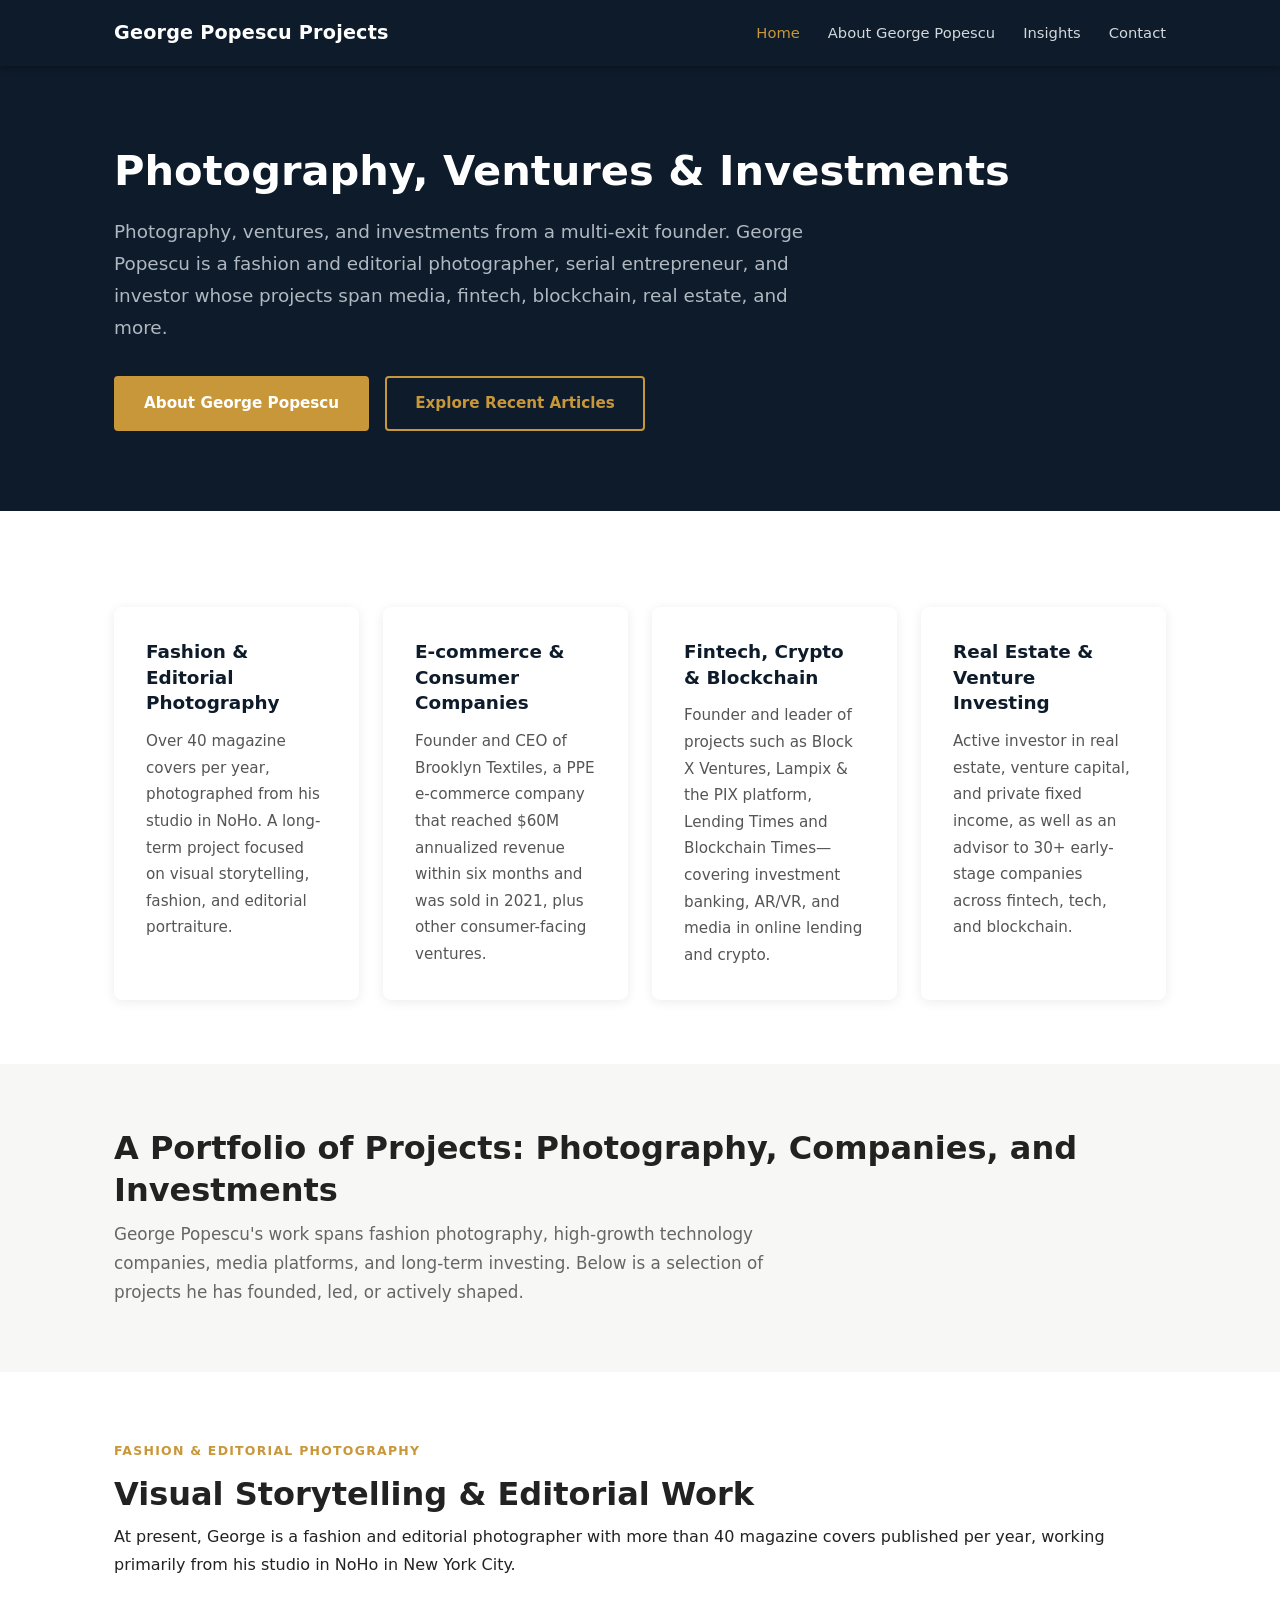
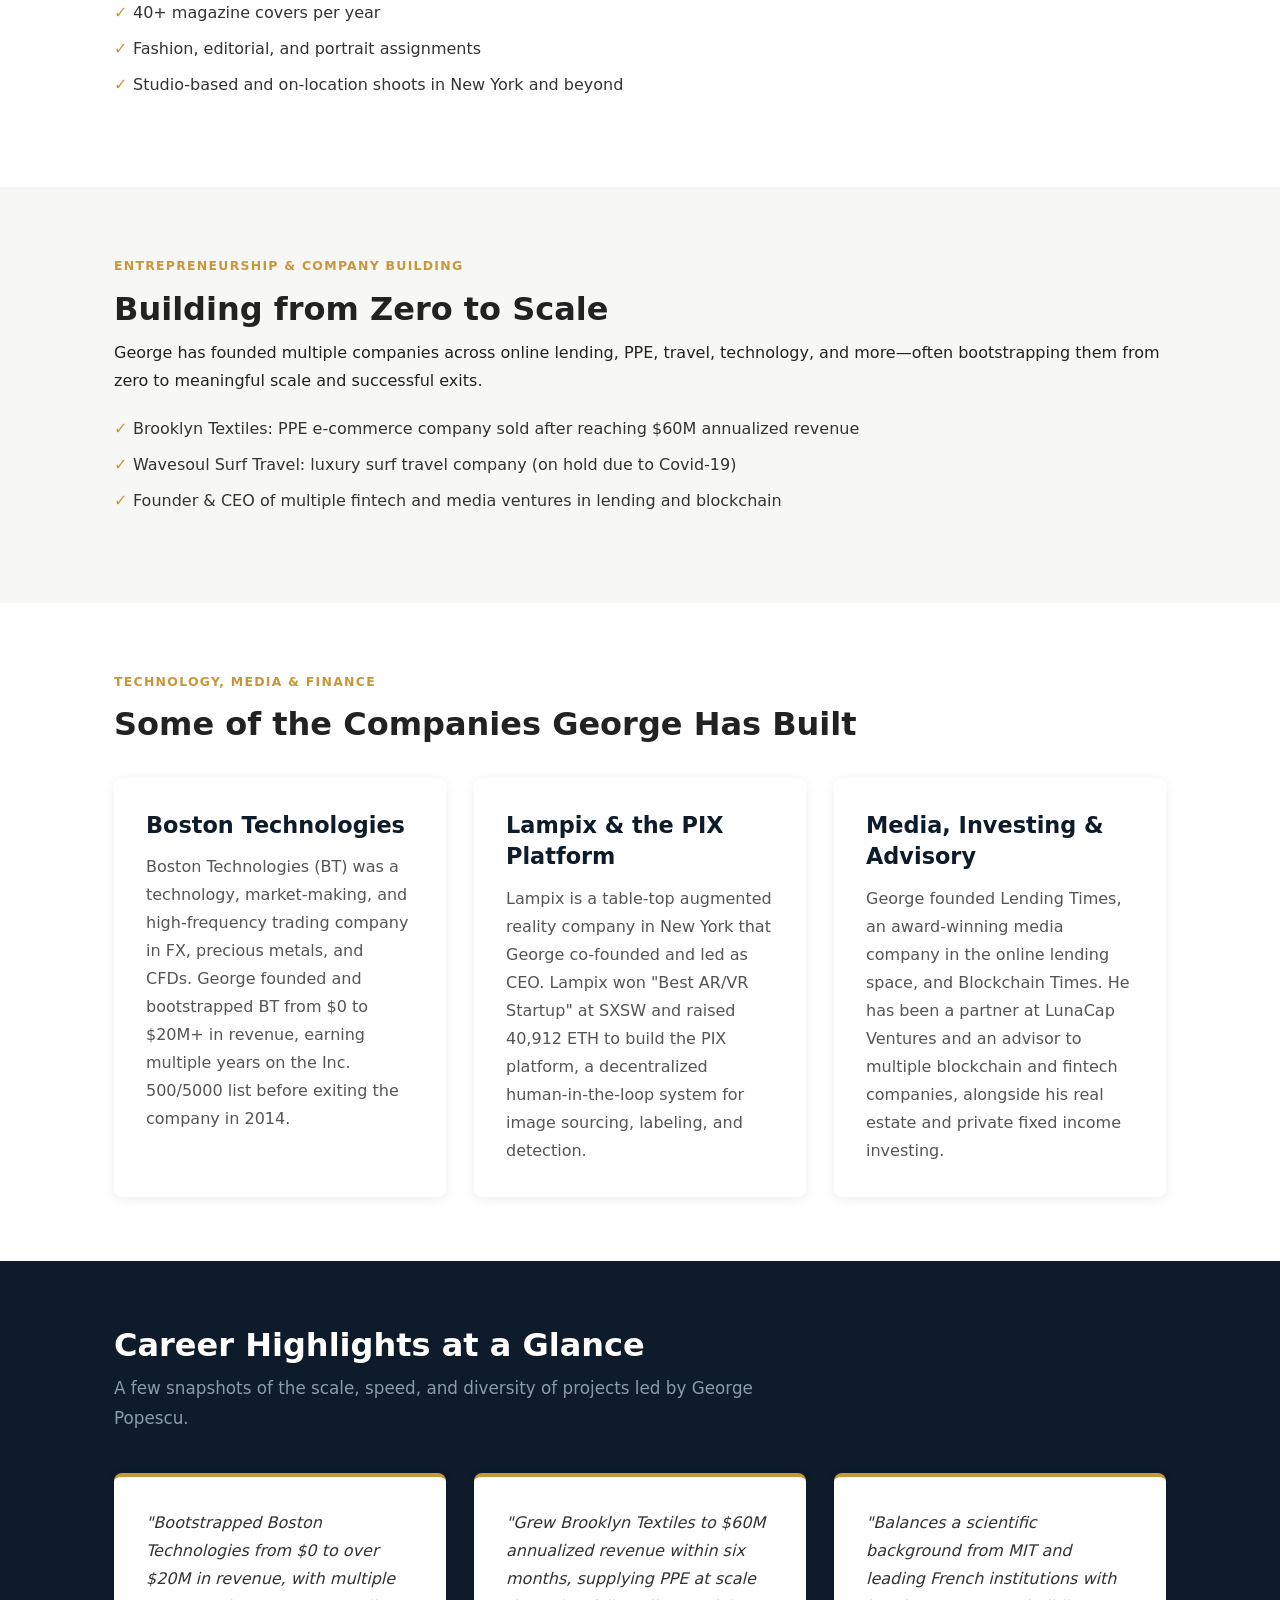
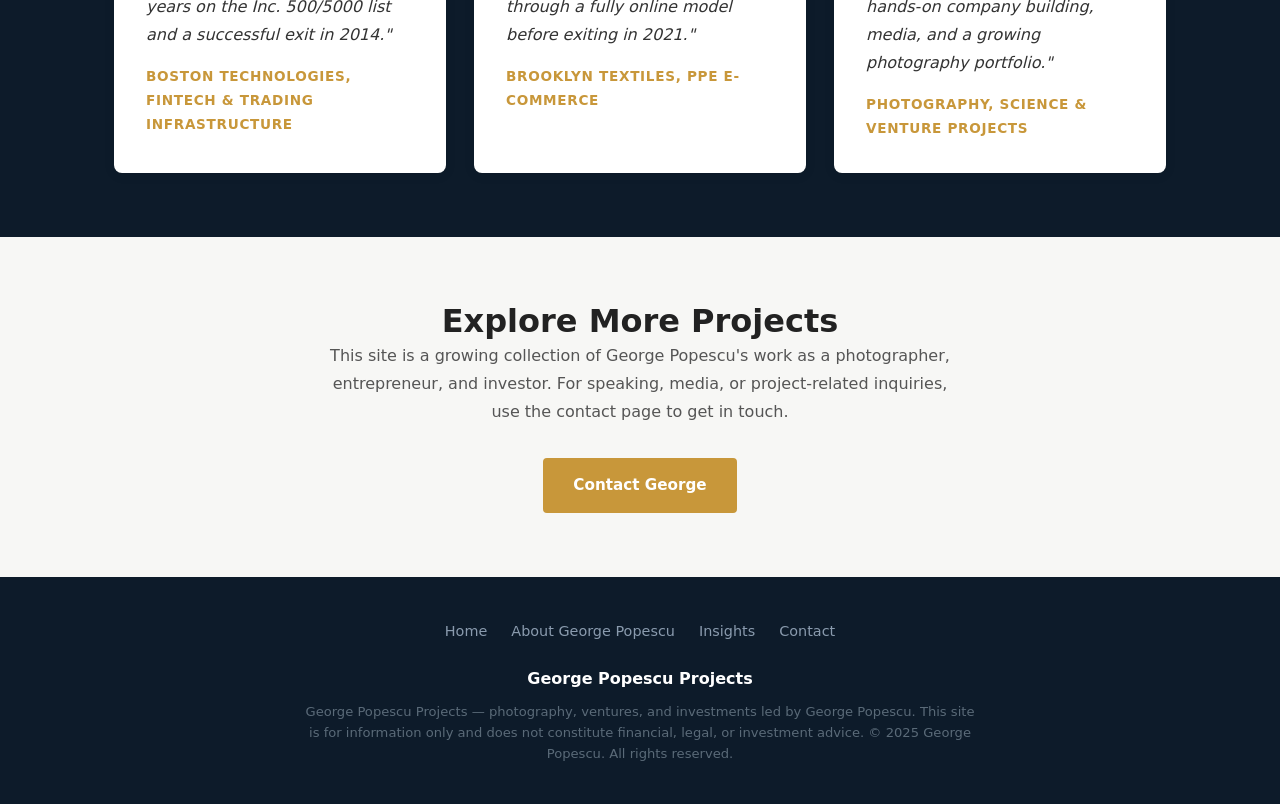
<file: index.html>
<!DOCTYPE html>
<html lang="en">
<head>
  <meta charset="UTF-8">
  <meta name="viewport" content="width=device-width, initial-scale=1.0">
  <title>Home | George Popescu Projects</title>
  <meta name="description" content="Photography, ventures, and investments from a multi-exit founder. George Popescu is a fashion photographer, serial entrepreneur, and investor spanning fintech, blockchain, and real estate.">
  <meta name="robots" content="index, follow">
  <meta property="og:title" content="Home | George Popescu Projects">
  <meta property="og:description" content="Photography, ventures, and investments from a multi-exit founder. George Popescu is a fashion photographer, serial entrepreneur, and investor spanning fintech, blockchain, and real estate.">
  <meta property="og:type" content="website">
  <meta property="og:url" content="https://georgepopescuprojects.com/">
  <link rel="canonical" href="https://georgepopescuprojects.com/">
  <link rel="stylesheet" href="styles.css">
</head>
<body>

  <!-- ========== HEADER ========== -->
  <header class="site-header">
    <div class="container">
      <a href="index.html" class="site-logo">George Popescu Projects</a>
      <nav aria-label="Primary navigation">
        <ul class="site-nav">
          <li><a href="index.html" class="active">Home</a></li>
          <li><a href="about.html">About George Popescu</a></li>
          <li><a href="insights.html">Insights</a></li>
          <li><a href="contact.html">Contact</a></li>
        </ul>
      </nav>
    </div>
  </header>

  <!-- ========== HERO ========== -->
  <section class="hero">
    <div class="container">
      <h1>Photography, Ventures &amp; Investments</h1>
      <p>Photography, ventures, and investments from a multi-exit founder. George Popescu is a fashion and editorial photographer, serial entrepreneur, and investor whose projects span media, fintech, blockchain, real estate, and more.</p>
      <div class="cta-group">
        <a href="about.html" class="btn">About George Popescu</a>
        <a href="insights.html" class="btn btn-outline">Explore Recent Articles</a>
      </div>
    </div>
  </section>

  <!-- ========== FOUR MAIN CATEGORIES ========== -->
  <section class="section section-white">
    <div class="container">
      <div class="category-cards">

        <div class="category-card">
          <h3>Fashion &amp; Editorial Photography</h3>
          <p>Over 40 magazine covers per year, photographed from his studio in NoHo. A long-term project focused on visual storytelling, fashion, and editorial portraiture.</p>
        </div>

        <div class="category-card">
          <h3>E-commerce &amp; Consumer Companies</h3>
          <p>Founder and CEO of Brooklyn Textiles, a PPE e-commerce company that reached $60M annualized revenue within six months and was sold in 2021, plus other consumer-facing ventures.</p>
        </div>

        <div class="category-card">
          <h3>Fintech, Crypto &amp; Blockchain</h3>
          <p>Founder and leader of projects such as Block X Ventures, Lampix &amp; the PIX platform, Lending Times and Blockchain Times—covering investment banking, AR/VR, and media in online lending and crypto.</p>
        </div>

        <div class="category-card">
          <h3>Real Estate &amp; Venture Investing</h3>
          <p>Active investor in real estate, venture capital, and private fixed income, as well as an advisor to 30+ early-stage companies across fintech, tech, and blockchain.</p>
        </div>

      </div>
    </div>
  </section>

  <!-- ========== PORTFOLIO SECTION ========== -->
  <section class="section section-gray">
    <div class="container">
      <h2 class="section-title">A Portfolio of Projects: Photography, Companies, and Investments</h2>
      <p class="section-subtitle">George Popescu's work spans fashion photography, high-growth technology companies, media platforms, and long-term investing. Below is a selection of projects he has founded, led, or actively shaped.</p>
    </div>
  </section>

  <!-- ========== FASHION & EDITORIAL PHOTOGRAPHY ========== -->
  <section class="section section-white">
    <div class="container">
      <span class="label-accent">Fashion &amp; Editorial Photography</span>
      <h2 class="section-title">Visual Storytelling &amp; Editorial Work</h2>
      <p>At present, George is a fashion and editorial photographer with more than 40 magazine covers published per year, working primarily from his studio in NoHo in New York City.</p>
      <ul class="checklist">
        <li>40+ magazine covers per year</li>
        <li>Fashion, editorial, and portrait assignments</li>
        <li>Studio-based and on-location shoots in New York and beyond</li>
      </ul>
    </div>
  </section>

  <!-- ========== ENTREPRENEURSHIP & COMPANY BUILDING ========== -->
  <section class="section section-gray">
    <div class="container">
      <span class="label-accent">Entrepreneurship &amp; Company Building</span>
      <h2 class="section-title">Building from Zero to Scale</h2>
      <p>George has founded multiple companies across online lending, PPE, travel, technology, and more—often bootstrapping them from zero to meaningful scale and successful exits.</p>
      <ul class="checklist">
        <li>Brooklyn Textiles: PPE e-commerce company sold after reaching $60M annualized revenue</li>
        <li>Wavesoul Surf Travel: luxury surf travel company (on hold due to Covid-19)</li>
        <li>Founder &amp; CEO of multiple fintech and media ventures in lending and blockchain</li>
      </ul>
    </div>
  </section>

  <!-- ========== TECHNOLOGY, MEDIA & FINANCE ========== -->
  <section class="section section-white">
    <div class="container">
      <span class="label-accent">Technology, Media &amp; Finance</span>
      <h2 class="section-title">Some of the Companies George Has Built</h2>

      <div class="grid-3" style="margin-top: 2rem;">

        <div class="card">
          <h3>Boston Technologies</h3>
          <p>Boston Technologies (BT) was a technology, market-making, and high-frequency trading company in FX, precious metals, and CFDs. George founded and bootstrapped BT from $0 to $20M+ in revenue, earning multiple years on the Inc. 500/5000 list before exiting the company in 2014.</p>
        </div>

        <div class="card">
          <h3>Lampix &amp; the PIX Platform</h3>
          <p>Lampix is a table-top augmented reality company in New York that George co-founded and led as CEO. Lampix won "Best AR/VR Startup" at SXSW and raised 40,912 ETH to build the PIX platform, a decentralized human-in-the-loop system for image sourcing, labeling, and detection.</p>
        </div>

        <div class="card">
          <h3>Media, Investing &amp; Advisory</h3>
          <p>George founded Lending Times, an award-winning media company in the online lending space, and Blockchain Times. He has been a partner at LunaCap Ventures and an advisor to multiple blockchain and fintech companies, alongside his real estate and private fixed income investing.</p>
        </div>

      </div>
    </div>
  </section>

  <!-- ========== CAREER HIGHLIGHTS ========== -->
  <section class="highlight-strip">
    <div class="container">
      <h2 class="section-title">Career Highlights at a Glance</h2>
      <p class="section-subtitle" style="color: #8a9bae; margin-bottom: 2.5rem;">A few snapshots of the scale, speed, and diversity of projects led by George Popescu.</p>

      <div class="grid-3">

        <div class="quote-card">
          <blockquote>
            <p>"Bootstrapped Boston Technologies from $0 to over $20M in revenue, with multiple years on the Inc. 500/5000 list and a successful exit in 2014."</p>
          </blockquote>
          <p class="quote-source">Boston Technologies, Fintech &amp; Trading Infrastructure</p>
        </div>

        <div class="quote-card">
          <blockquote>
            <p>"Grew Brooklyn Textiles to $60M annualized revenue within six months, supplying PPE at scale through a fully online model before exiting in 2021."</p>
          </blockquote>
          <p class="quote-source">Brooklyn Textiles, PPE E-commerce</p>
        </div>

        <div class="quote-card">
          <blockquote>
            <p>"Balances a scientific background from MIT and leading French institutions with hands-on company building, media, and a growing photography portfolio."</p>
          </blockquote>
          <p class="quote-source">Photography, Science &amp; Venture Projects</p>
        </div>

      </div>
    </div>
  </section>

  <!-- ========== CLOSING / EXPLORE MORE ========== -->
  <section class="section section-gray">
    <div class="container" style="text-align: center; max-width: 680px; margin: 0 auto;">
      <h2>Explore More Projects</h2>
      <p style="color: #555; margin-bottom: 2rem;">This site is a growing collection of George Popescu's work as a photographer, entrepreneur, and investor. For speaking, media, or project-related inquiries, use the contact page to get in touch.</p>
      <a href="contact.html" class="btn">Contact George</a>
    </div>
  </section>

  <!-- ========== FOOTER ========== -->
  <footer class="site-footer">
    <div class="container">
      <ul class="footer-nav">
        <li><a href="index.html">Home</a></li>
        <li><a href="about.html">About George Popescu</a></li>
        <li><a href="insights.html">Insights</a></li>
        <li><a href="contact.html">Contact</a></li>
      </ul>
      <p class="footer-branding">George Popescu Projects</p>
      <p class="footer-copy">George Popescu Projects — photography, ventures, and investments led by George Popescu. This site is for information only and does not constitute financial, legal, or investment advice. &copy; 2025 George Popescu. All rights reserved.</p>
    </div>
  </footer>

</body>
</html>
</file>
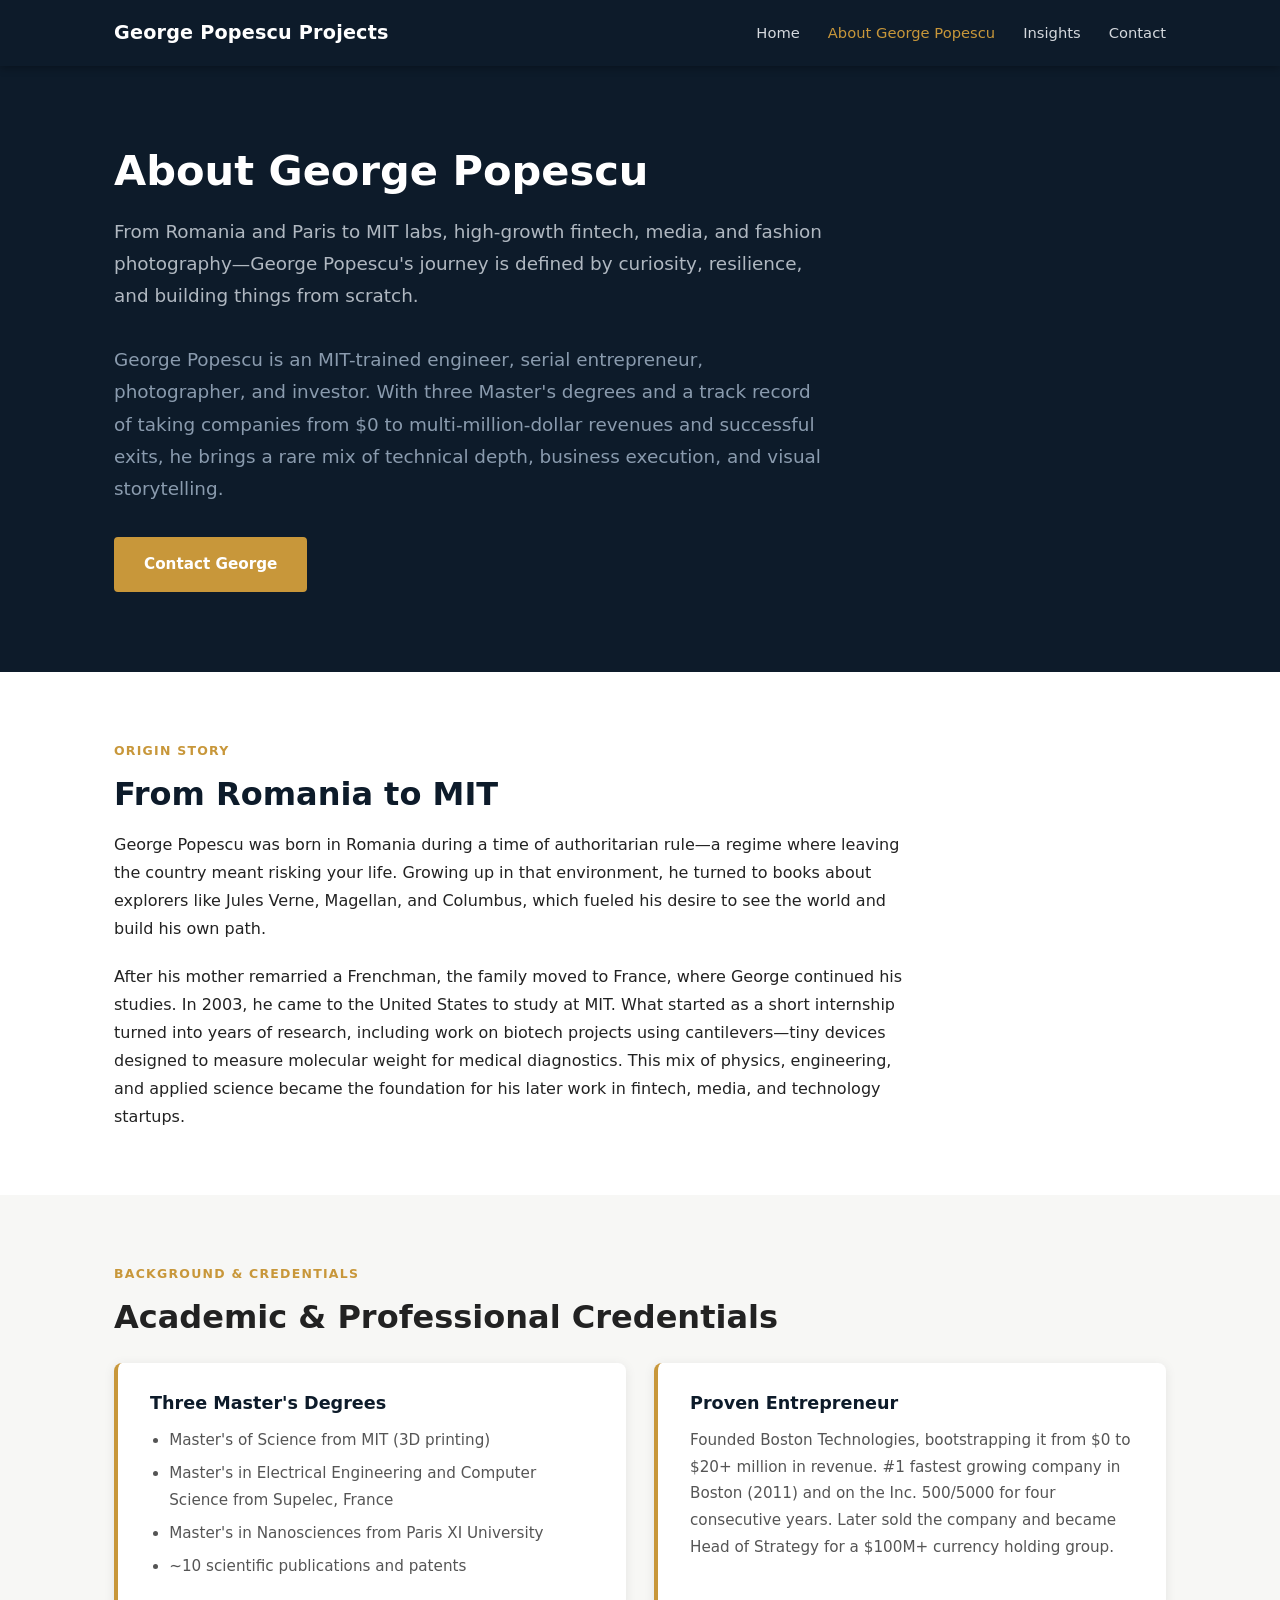
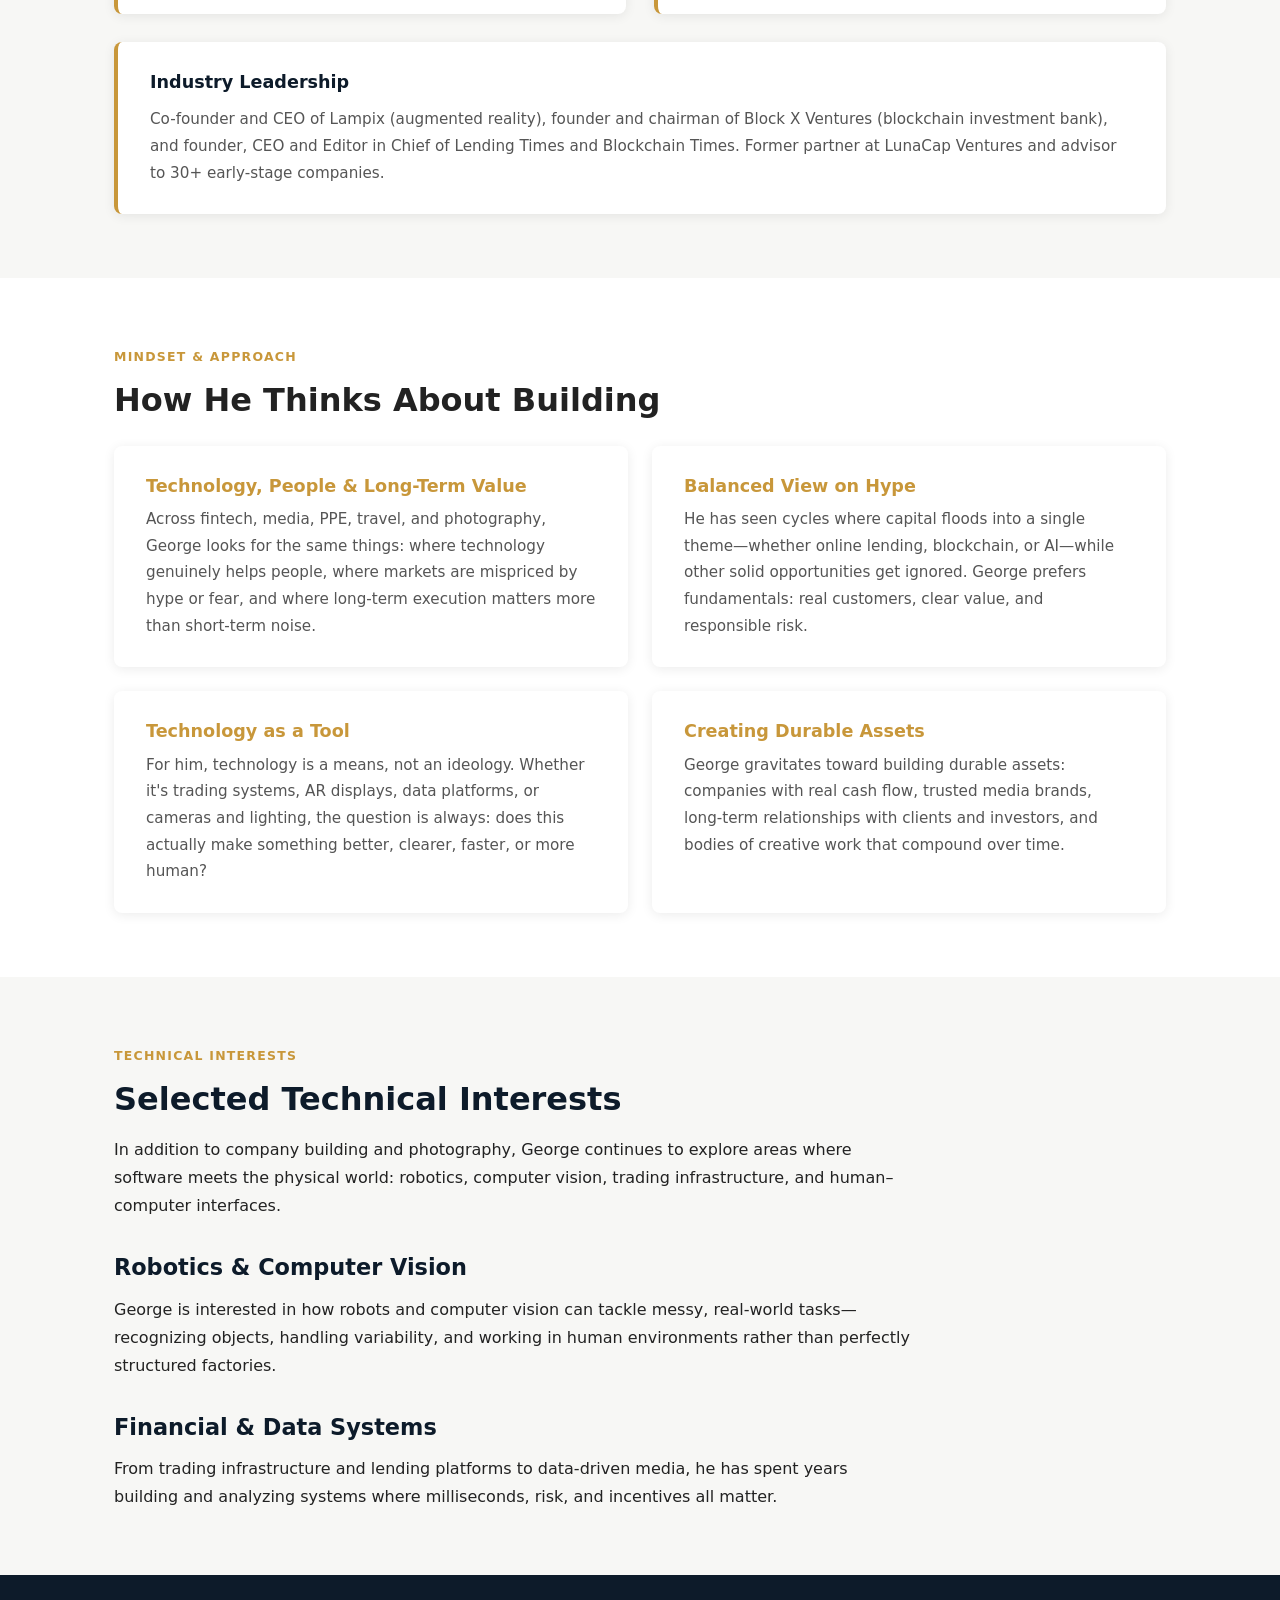
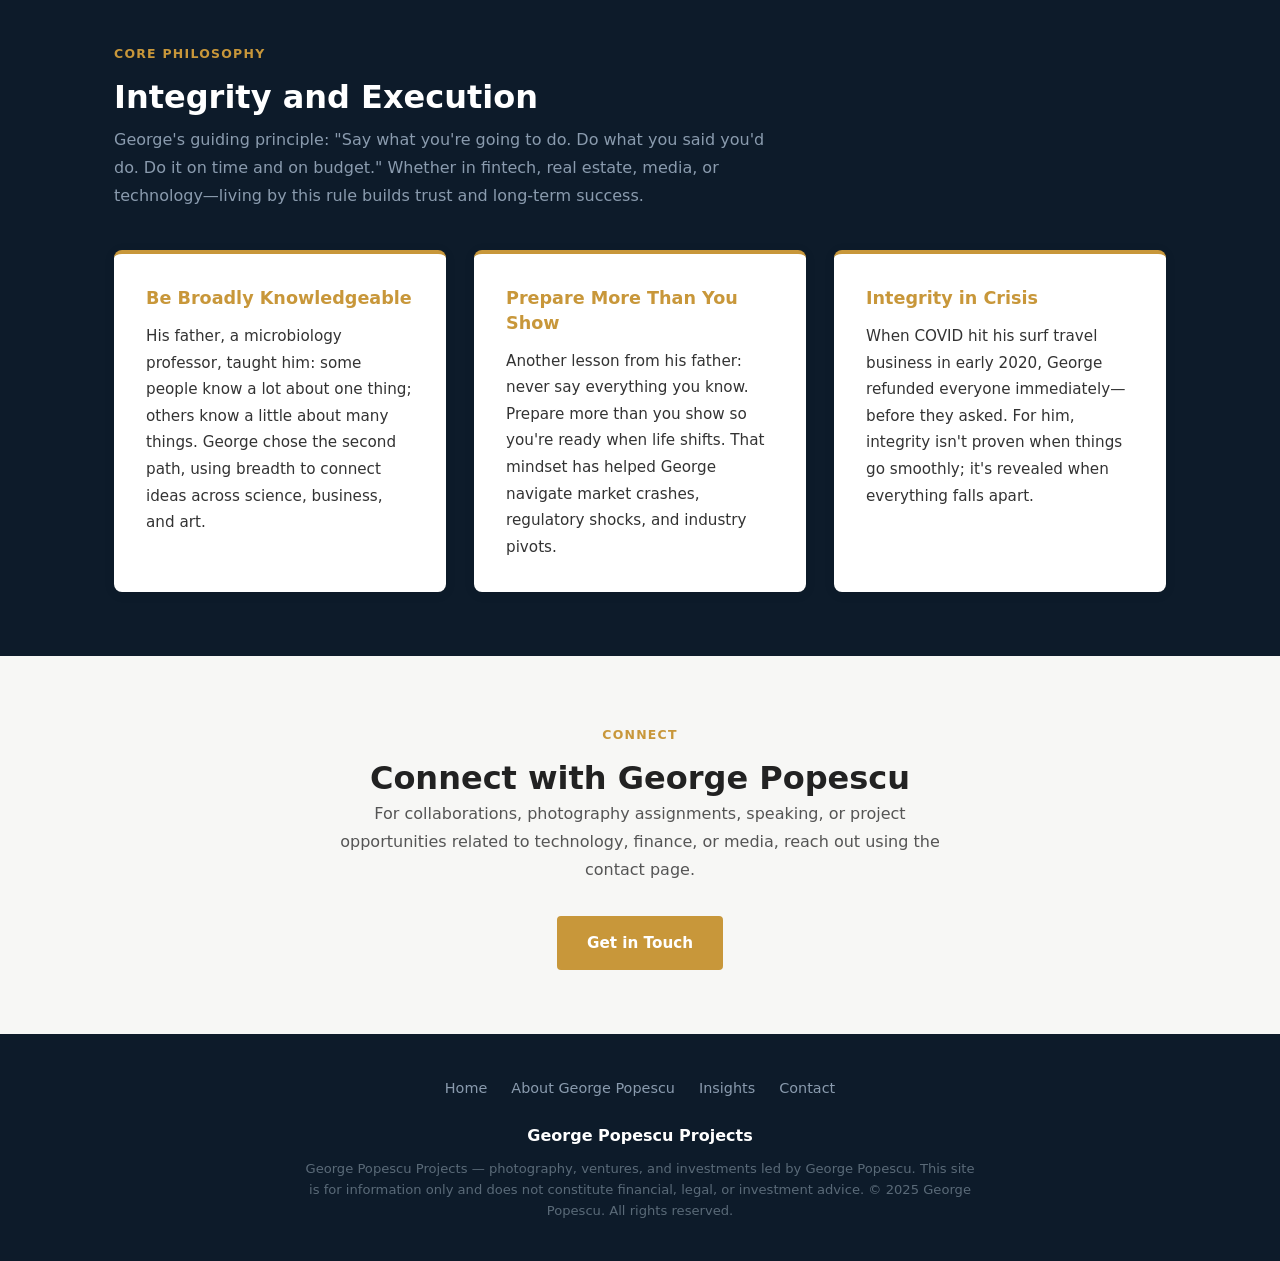
<file: about.html>
<!DOCTYPE html>
<html lang="en">
<head>
  <meta charset="UTF-8">
  <meta name="viewport" content="width=device-width, initial-scale=1.0">
  <title>About George Popescu | George Popescu Projects</title>
  <meta name="description" content="MIT-trained engineer, serial entrepreneur, photographer, and investor. Three Master's degrees, multi-exit founder, and 30+ company advisor across fintech, tech, and blockchain.">
  <meta name="robots" content="index, follow">
  <meta property="og:title" content="About George Popescu | George Popescu Projects">
  <meta property="og:description" content="MIT-trained engineer, serial entrepreneur, photographer, and investor. Three Master's degrees, multi-exit founder, and 30+ company advisor across fintech, tech, and blockchain.">
  <meta property="og:type" content="website">
  <meta property="og:url" content="https://georgepopescuprojects.com/about-george-popescu/">
  <link rel="canonical" href="https://georgepopescuprojects.com/about-george-popescu/">
  <link rel="stylesheet" href="styles.css">
</head>
<body>

  <!-- ========== HEADER ========== -->
  <header class="site-header">
    <div class="container">
      <a href="index.html" class="site-logo">George Popescu Projects</a>
      <nav aria-label="Primary navigation">
        <ul class="site-nav">
          <li><a href="index.html">Home</a></li>
          <li><a href="about.html" class="active">About George Popescu</a></li>
          <li><a href="insights.html">Insights</a></li>
          <li><a href="contact.html">Contact</a></li>
        </ul>
      </nav>
    </div>
  </header>

  <!-- ========== HERO ========== -->
  <section class="hero">
    <div class="container">
      <h1>About George Popescu</h1>
      <p>From Romania and Paris to MIT labs, high-growth fintech, media, and fashion photography—George Popescu's journey is defined by curiosity, resilience, and building things from scratch.</p>
      <p style="color: #8a9bae;">George Popescu is an MIT-trained engineer, serial entrepreneur, photographer, and investor. With three Master's degrees and a track record of taking companies from $0 to multi-million-dollar revenues and successful exits, he brings a rare mix of technical depth, business execution, and visual storytelling.</p>
      <div class="cta-group" style="margin-top: 2rem;">
        <a href="contact.html" class="btn">Contact George</a>
      </div>
    </div>
  </section>

  <!-- ========== FROM ROMANIA TO MIT ========== -->
  <section class="section section-white">
    <div class="container">
      <div class="about-content" style="max-width: 800px;">
        <span class="label-accent">Origin Story</span>
        <h2>From Romania to MIT</h2>
        <p>George Popescu was born in Romania during a time of authoritarian rule—a regime where leaving the country meant risking your life. Growing up in that environment, he turned to books about explorers like Jules Verne, Magellan, and Columbus, which fueled his desire to see the world and build his own path.</p>
        <p>After his mother remarried a Frenchman, the family moved to France, where George continued his studies. In 2003, he came to the United States to study at MIT. What started as a short internship turned into years of research, including work on biotech projects using cantilevers—tiny devices designed to measure molecular weight for medical diagnostics. This mix of physics, engineering, and applied science became the foundation for his later work in fintech, media, and technology startups.</p>
      </div>
    </div>
  </section>

  <!-- ========== ACADEMIC & PROFESSIONAL CREDENTIALS ========== -->
  <section class="section section-gray">
    <div class="container">
      <span class="label-accent">Background &amp; Credentials</span>
      <h2>Academic &amp; Professional Credentials</h2>

      <div class="credentials-grid">

        <div class="credential-card">
          <h4>Three Master's Degrees</h4>
          <ul>
            <li>Master's of Science from MIT (3D printing)</li>
            <li>Master's in Electrical Engineering and Computer Science from Supelec, France</li>
            <li>Master's in Nanosciences from Paris XI University</li>
            <li>~10 scientific publications and patents</li>
          </ul>
        </div>

        <div class="credential-card">
          <h4>Proven Entrepreneur</h4>
          <p>Founded Boston Technologies, bootstrapping it from $0 to $20+ million in revenue. #1 fastest growing company in Boston (2011) and on the Inc. 500/5000 for four consecutive years. Later sold the company and became Head of Strategy for a $100M+ currency holding group.</p>
        </div>

        <div class="credential-card" style="grid-column: 1 / -1;">
          <h4>Industry Leadership</h4>
          <p>Co-founder and CEO of Lampix (augmented reality), founder and chairman of Block X Ventures (blockchain investment bank), and founder, CEO and Editor in Chief of Lending Times and Blockchain Times. Former partner at LunaCap Ventures and advisor to 30+ early-stage companies.</p>
        </div>

      </div>
    </div>
  </section>

  <!-- ========== HOW HE THINKS ABOUT BUILDING ========== -->
  <section class="section section-white">
    <div class="container">
      <span class="label-accent">Mindset &amp; Approach</span>
      <h2>How He Thinks About Building</h2>

      <div class="philosophy-grid">

        <div class="philosophy-card">
          <h4>Technology, People &amp; Long-Term Value</h4>
          <p>Across fintech, media, PPE, travel, and photography, George looks for the same things: where technology genuinely helps people, where markets are mispriced by hype or fear, and where long-term execution matters more than short-term noise.</p>
        </div>

        <div class="philosophy-card">
          <h4>Balanced View on Hype</h4>
          <p>He has seen cycles where capital floods into a single theme—whether online lending, blockchain, or AI—while other solid opportunities get ignored. George prefers fundamentals: real customers, clear value, and responsible risk.</p>
        </div>

        <div class="philosophy-card">
          <h4>Technology as a Tool</h4>
          <p>For him, technology is a means, not an ideology. Whether it's trading systems, AR displays, data platforms, or cameras and lighting, the question is always: does this actually make something better, clearer, faster, or more human?</p>
        </div>

        <div class="philosophy-card">
          <h4>Creating Durable Assets</h4>
          <p>George gravitates toward building durable assets: companies with real cash flow, trusted media brands, long-term relationships with clients and investors, and bodies of creative work that compound over time.</p>
        </div>

      </div>
    </div>
  </section>

  <!-- ========== SELECTED TECHNICAL INTERESTS ========== -->
  <section class="section section-gray">
    <div class="container">
      <div class="about-content" style="max-width: 800px;">
        <span class="label-accent">Technical Interests</span>
        <h2>Selected Technical Interests</h2>
        <p>In addition to company building and photography, George continues to explore areas where software meets the physical world: robotics, computer vision, trading infrastructure, and human–computer interfaces.</p>

        <h3>Robotics &amp; Computer Vision</h3>
        <p>George is interested in how robots and computer vision can tackle messy, real-world tasks—recognizing objects, handling variability, and working in human environments rather than perfectly structured factories.</p>

        <h3>Financial &amp; Data Systems</h3>
        <p>From trading infrastructure and lending platforms to data-driven media, he has spent years building and analyzing systems where milliseconds, risk, and incentives all matter.</p>
      </div>
    </div>
  </section>

  <!-- ========== CORE PHILOSOPHY ========== -->
  <section class="highlight-strip">
    <div class="container">
      <span class="label-accent">Core Philosophy</span>
      <h2 style="margin-bottom: 0.5rem;">Integrity and Execution</h2>
      <p style="color: #8a9bae; margin-bottom: 2.5rem; max-width: 680px;">George's guiding principle: "Say what you're going to do. Do what you said you'd do. Do it on time and on budget." Whether in fintech, real estate, media, or technology—living by this rule builds trust and long-term success.</p>

      <div class="grid-3">

        <div class="quote-card">
          <h4 style="color: #c8973a; margin-bottom: 0.75rem;">Be Broadly Knowledgeable</h4>
          <p style="color: #333; margin: 0; font-size: 0.95rem;">His father, a microbiology professor, taught him: some people know a lot about one thing; others know a little about many things. George chose the second path, using breadth to connect ideas across science, business, and art.</p>
        </div>

        <div class="quote-card">
          <h4 style="color: #c8973a; margin-bottom: 0.75rem;">Prepare More Than You Show</h4>
          <p style="color: #333; margin: 0; font-size: 0.95rem;">Another lesson from his father: never say everything you know. Prepare more than you show so you're ready when life shifts. That mindset has helped George navigate market crashes, regulatory shocks, and industry pivots.</p>
        </div>

        <div class="quote-card">
          <h4 style="color: #c8973a; margin-bottom: 0.75rem;">Integrity in Crisis</h4>
          <p style="color: #333; margin: 0; font-size: 0.95rem;">When COVID hit his surf travel business in early 2020, George refunded everyone immediately—before they asked. For him, integrity isn't proven when things go smoothly; it's revealed when everything falls apart.</p>
        </div>

      </div>
    </div>
  </section>

  <!-- ========== CONNECT ========== -->
  <section class="section section-gray">
    <div class="container" style="text-align: center; max-width: 680px; margin: 0 auto;">
      <span class="label-accent">Connect</span>
      <h2>Connect with George Popescu</h2>
      <p style="color: #555; margin-bottom: 2rem;">For collaborations, photography assignments, speaking, or project opportunities related to technology, finance, or media, reach out using the contact page.</p>
      <a href="contact.html" class="btn">Get in Touch</a>
    </div>
  </section>

  <!-- ========== FOOTER ========== -->
  <footer class="site-footer">
    <div class="container">
      <ul class="footer-nav">
        <li><a href="index.html">Home</a></li>
        <li><a href="about.html">About George Popescu</a></li>
        <li><a href="insights.html">Insights</a></li>
        <li><a href="contact.html">Contact</a></li>
      </ul>
      <p class="footer-branding">George Popescu Projects</p>
      <p class="footer-copy">George Popescu Projects — photography, ventures, and investments led by George Popescu. This site is for information only and does not constitute financial, legal, or investment advice. &copy; 2025 George Popescu. All rights reserved.</p>
    </div>
  </footer>

</body>
</html>
</file>
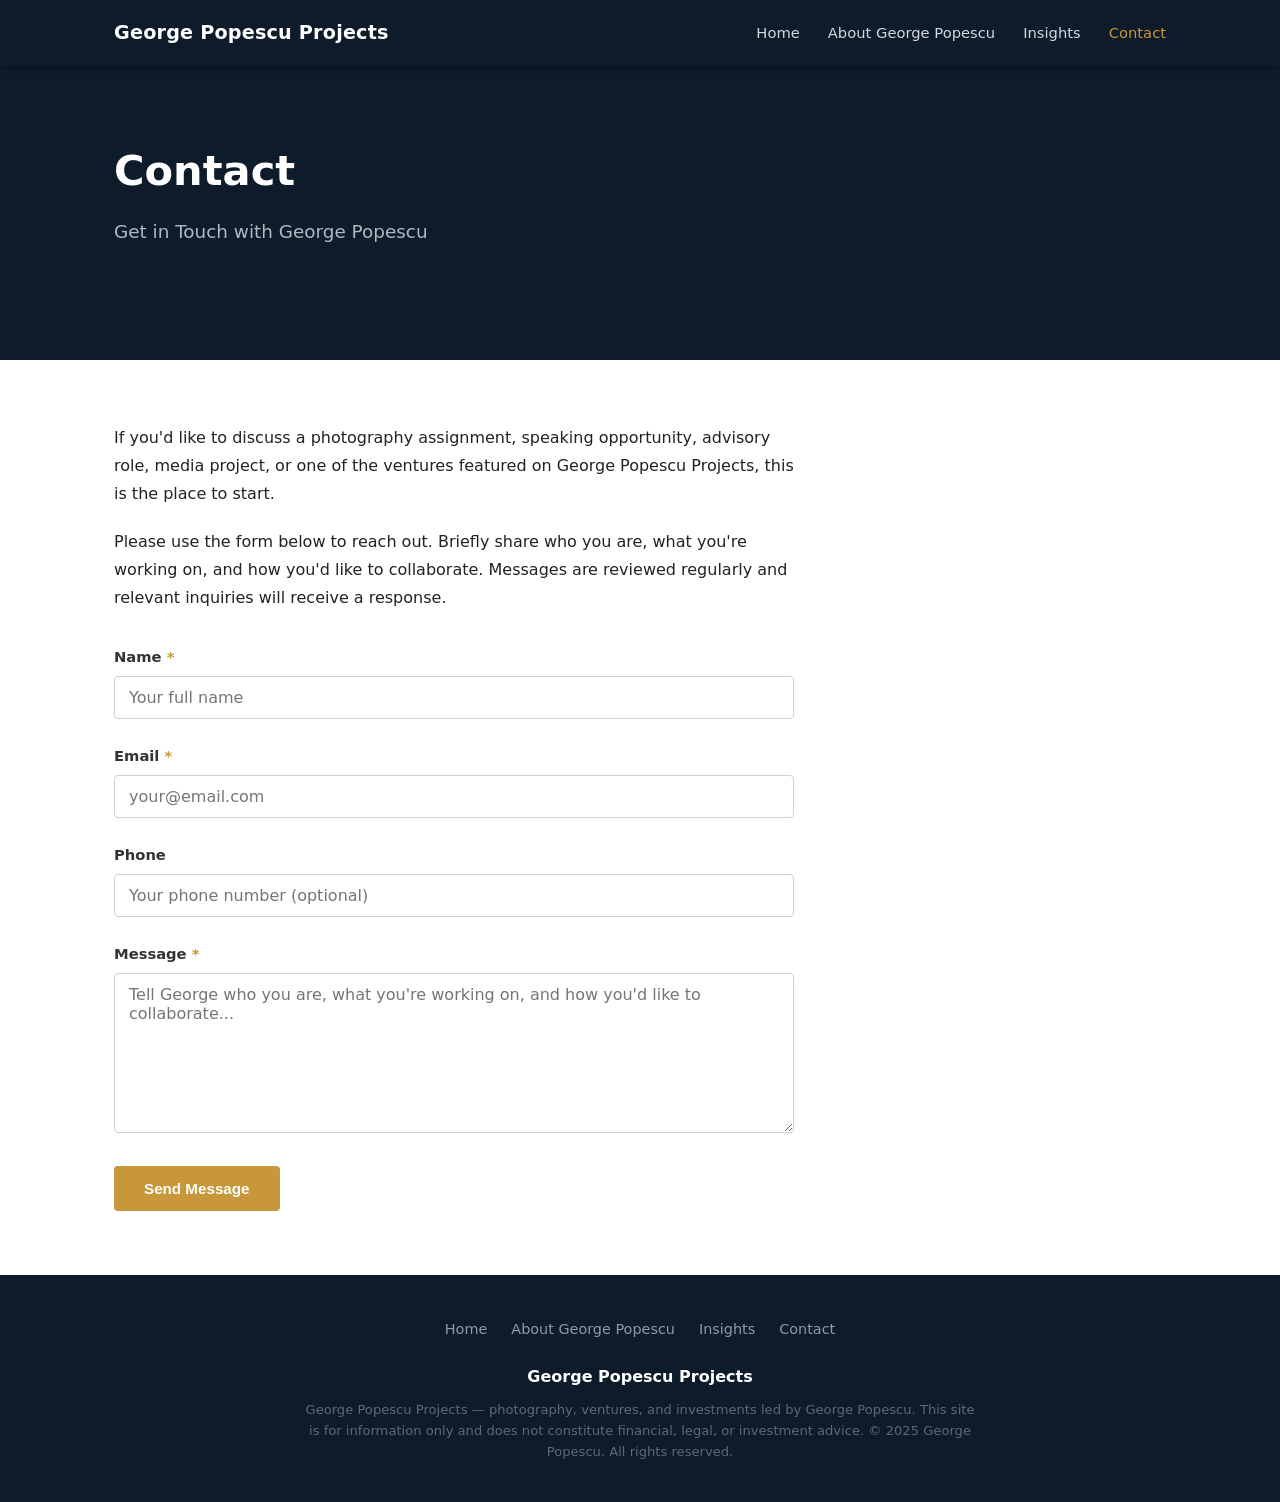
<file: contact.html>
<!DOCTYPE html>
<html lang="en">
<head>
  <meta charset="UTF-8">
  <meta name="viewport" content="width=device-width, initial-scale=1.0">
  <title>Contact | George Popescu Projects</title>
  <meta name="description" content="Get in touch with George Popescu for photography assignments, speaking opportunities, advisory roles, media projects, or venture collaborations. Messages reviewed regularly.">
  <meta name="robots" content="index, follow">
  <meta property="og:title" content="Contact | George Popescu Projects">
  <meta property="og:description" content="Get in touch with George Popescu for photography assignments, speaking opportunities, advisory roles, media projects, or venture collaborations. Messages reviewed regularly.">
  <meta property="og:type" content="website">
  <meta property="og:url" content="https://georgepopescuprojects.com/contact/">
  <link rel="canonical" href="https://georgepopescuprojects.com/contact/">
  <link rel="stylesheet" href="styles.css">
</head>
<body>

  <!-- ========== HEADER ========== -->
  <header class="site-header">
    <div class="container">
      <a href="index.html" class="site-logo">George Popescu Projects</a>
      <nav aria-label="Primary navigation">
        <ul class="site-nav">
          <li><a href="index.html">Home</a></li>
          <li><a href="about.html">About George Popescu</a></li>
          <li><a href="insights.html">Insights</a></li>
          <li><a href="contact.html" class="active">Contact</a></li>
        </ul>
      </nav>
    </div>
  </header>

  <!-- ========== HERO ========== -->
  <section class="hero">
    <div class="container">
      <h1>Contact</h1>
      <p>Get in Touch with George Popescu</p>
    </div>
  </section>

  <!-- ========== CONTACT CONTENT ========== -->
  <section class="section section-white">
    <div class="container">

      <div class="contact-intro">
        <p>If you'd like to discuss a photography assignment, speaking opportunity, advisory role, media project, or one of the ventures featured on George Popescu Projects, this is the place to start.</p>
        <p>Please use the form below to reach out. Briefly share who you are, what you're working on, and how you'd like to collaborate. Messages are reviewed regularly and relevant inquiries will receive a response.</p>
      </div>

      <div class="contact-form-wrapper">
        <form action="#" method="post" novalidate>

          <div class="form-group">
            <label for="name">Name <span class="form-required">*</span></label>
            <input type="text" id="name" name="name" placeholder="Your full name" required>
          </div>

          <div class="form-group">
            <label for="email">Email <span class="form-required">*</span></label>
            <input type="email" id="email" name="email" placeholder="your@email.com" required>
          </div>

          <div class="form-group">
            <label for="phone">Phone</label>
            <input type="tel" id="phone" name="phone" placeholder="Your phone number (optional)">
          </div>

          <div class="form-group">
            <label for="message">Message <span class="form-required">*</span></label>
            <textarea id="message" name="message" placeholder="Tell George who you are, what you're working on, and how you'd like to collaborate..." required></textarea>
          </div>

          <button type="submit" class="btn">Send Message</button>

        </form>
      </div>

    </div>
  </section>

  <!-- ========== FOOTER ========== -->
  <footer class="site-footer">
    <div class="container">
      <ul class="footer-nav">
        <li><a href="index.html">Home</a></li>
        <li><a href="about.html">About George Popescu</a></li>
        <li><a href="insights.html">Insights</a></li>
        <li><a href="contact.html">Contact</a></li>
      </ul>
      <p class="footer-branding">George Popescu Projects</p>
      <p class="footer-copy">George Popescu Projects — photography, ventures, and investments led by George Popescu. This site is for information only and does not constitute financial, legal, or investment advice. &copy; 2025 George Popescu. All rights reserved.</p>
    </div>
  </footer>

</body>
</html>
</file>
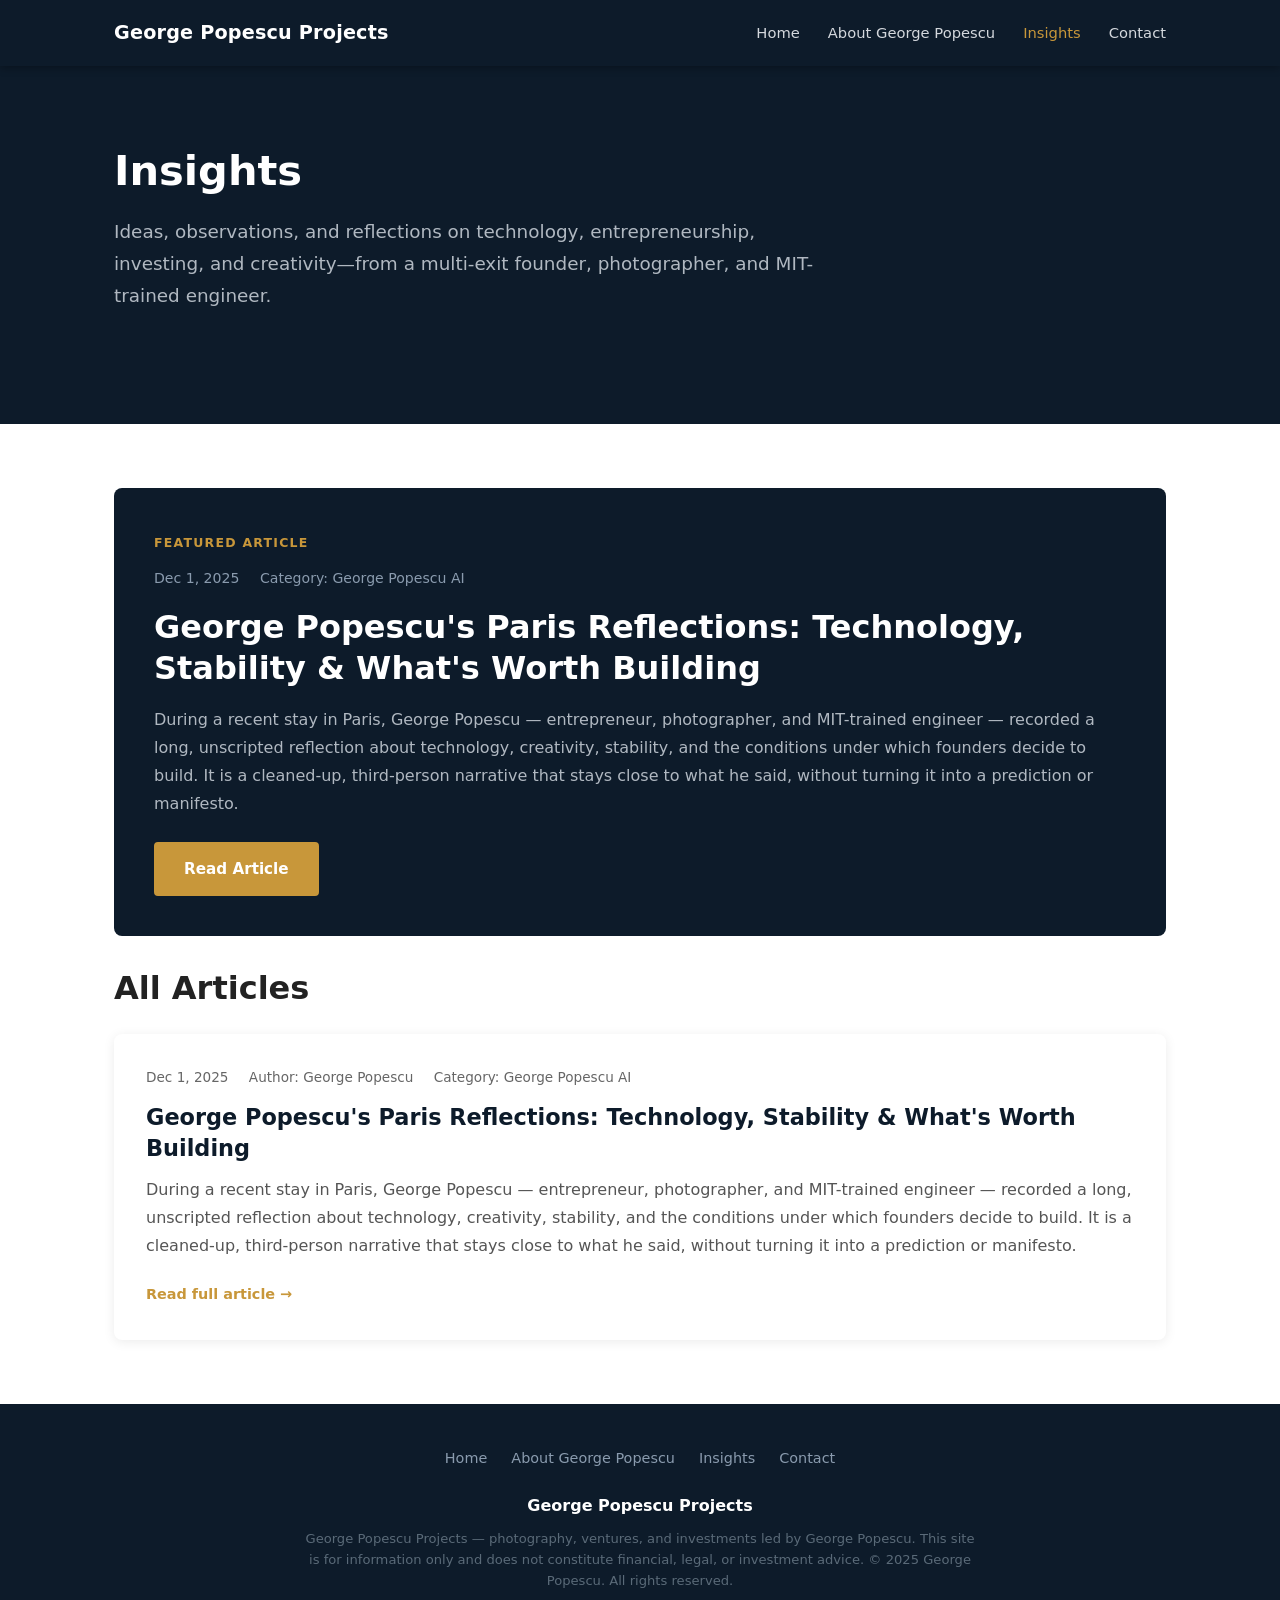
<file: insights.html>
<!DOCTYPE html>
<html lang="en">
<head>
  <meta charset="UTF-8">
  <meta name="viewport" content="width=device-width, initial-scale=1.0">
  <title>Insights | George Popescu Projects</title>
  <meta name="description" content="Insights from George Popescu on technology, entrepreneurship, investing, photography, and building for the long term. Reflections from a multi-exit founder and MIT-trained engineer.">
  <meta name="robots" content="index, follow">
  <meta property="og:title" content="Insights | George Popescu Projects">
  <meta property="og:description" content="Insights from George Popescu on technology, entrepreneurship, investing, photography, and building for the long term. Reflections from a multi-exit founder and MIT-trained engineer.">
  <meta property="og:type" content="website">
  <meta property="og:url" content="https://georgepopescuprojects.com/insights/">
  <link rel="canonical" href="https://georgepopescuprojects.com/insights/">
  <link rel="stylesheet" href="styles.css">
</head>
<body>

  <!-- ========== HEADER ========== -->
  <header class="site-header">
    <div class="container">
      <a href="index.html" class="site-logo">George Popescu Projects</a>
      <nav aria-label="Primary navigation">
        <ul class="site-nav">
          <li><a href="index.html">Home</a></li>
          <li><a href="about.html">About George Popescu</a></li>
          <li><a href="insights.html" class="active">Insights</a></li>
          <li><a href="contact.html">Contact</a></li>
        </ul>
      </nav>
    </div>
  </header>

  <!-- ========== HERO ========== -->
  <section class="hero">
    <div class="container">
      <h1>Insights</h1>
      <p>Ideas, observations, and reflections on technology, entrepreneurship, investing, and creativity—from a multi-exit founder, photographer, and MIT-trained engineer.</p>
    </div>
  </section>

  <!-- ========== ARTICLES ========== -->
  <section class="section section-white">
    <div class="container">

      <!-- Featured Article -->
      <div class="featured-article">
        <span class="label-accent">Featured Article</span>
        <div class="article-meta">
          <span>Dec 1, 2025</span>
          <span>Category: George Popescu AI</span>
        </div>
        <h2><a href="paris-reflections.html">George Popescu's Paris Reflections: Technology, Stability &amp; What's Worth Building</a></h2>
        <p>During a recent stay in Paris, George Popescu — entrepreneur, photographer, and MIT-trained engineer — recorded a long, unscripted reflection about technology, creativity, stability, and the conditions under which founders decide to build. It is a cleaned-up, third-person narrative that stays close to what he said, without turning it into a prediction or manifesto.</p>
        <a href="paris-reflections.html" class="btn">Read Article</a>
      </div>

      <!-- All Articles List -->
      <h2 style="margin-bottom: 1.5rem;">All Articles</h2>

      <div class="article-card">
        <div class="article-meta">
          <span>Dec 1, 2025</span>
          <span>Author: George Popescu</span>
          <span>Category: George Popescu AI</span>
        </div>
        <h3><a href="paris-reflections.html">George Popescu's Paris Reflections: Technology, Stability &amp; What's Worth Building</a></h3>
        <p>During a recent stay in Paris, George Popescu — entrepreneur, photographer, and MIT-trained engineer — recorded a long, unscripted reflection about technology, creativity, stability, and the conditions under which founders decide to build. It is a cleaned-up, third-person narrative that stays close to what he said, without turning it into a prediction or manifesto.</p>
        <a href="paris-reflections.html" class="read-more">Read full article &rarr;</a>
      </div>

    </div>
  </section>

  <!-- ========== FOOTER ========== -->
  <footer class="site-footer">
    <div class="container">
      <ul class="footer-nav">
        <li><a href="index.html">Home</a></li>
        <li><a href="about.html">About George Popescu</a></li>
        <li><a href="insights.html">Insights</a></li>
        <li><a href="contact.html">Contact</a></li>
      </ul>
      <p class="footer-branding">George Popescu Projects</p>
      <p class="footer-copy">George Popescu Projects — photography, ventures, and investments led by George Popescu. This site is for information only and does not constitute financial, legal, or investment advice. &copy; 2025 George Popescu. All rights reserved.</p>
    </div>
  </footer>

</body>
</html>
</file>
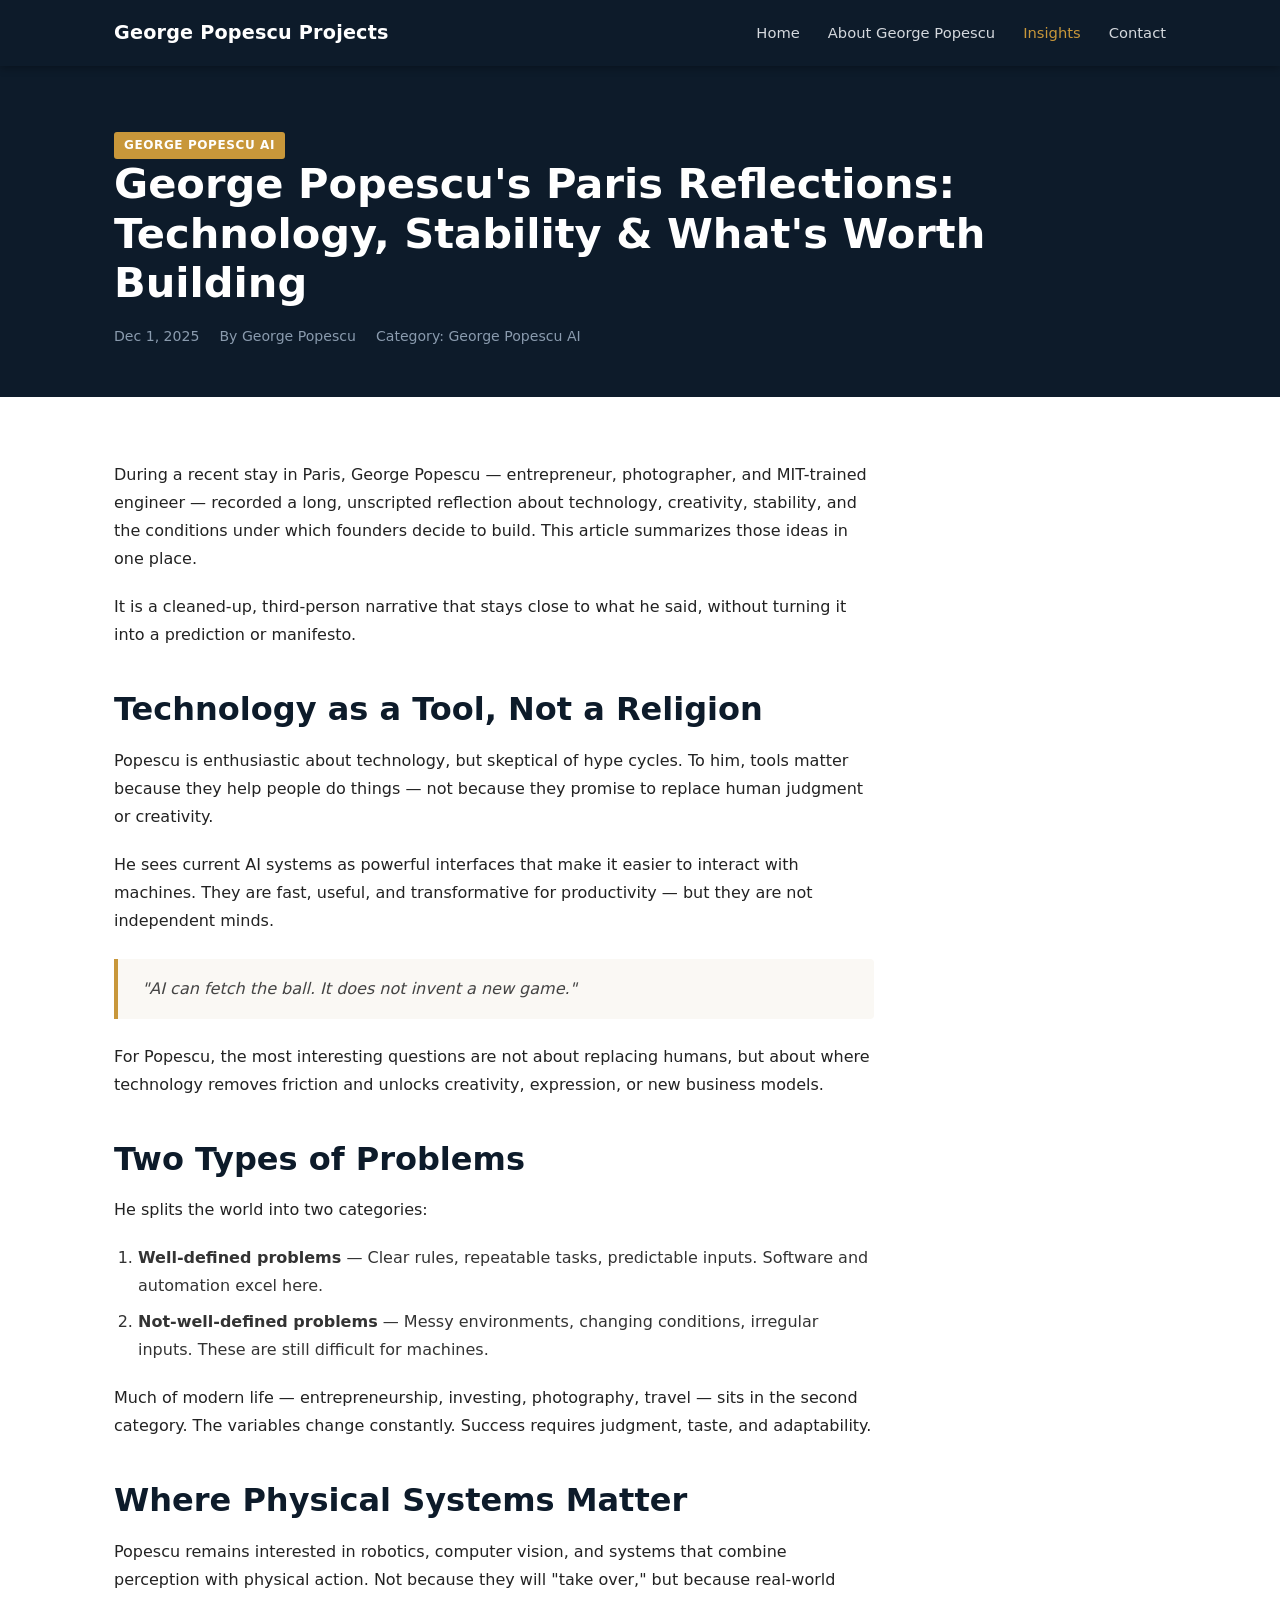
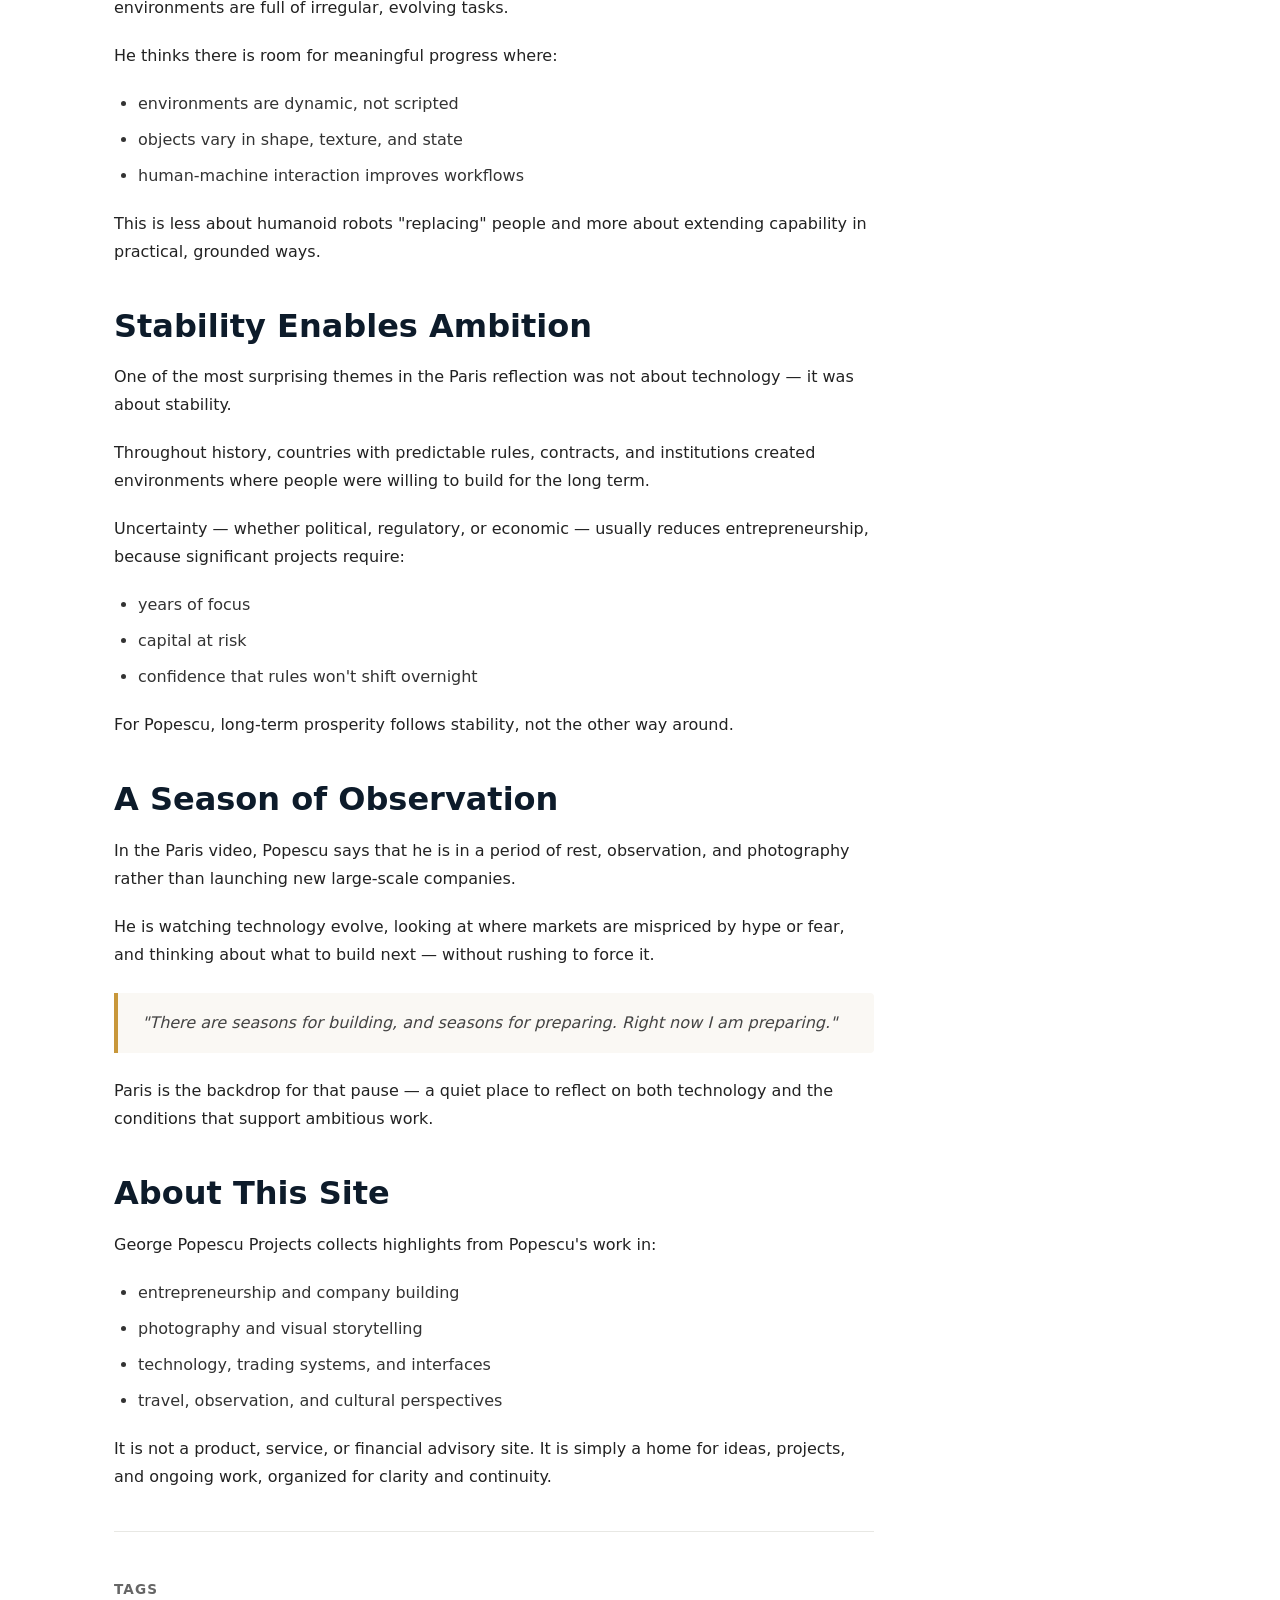
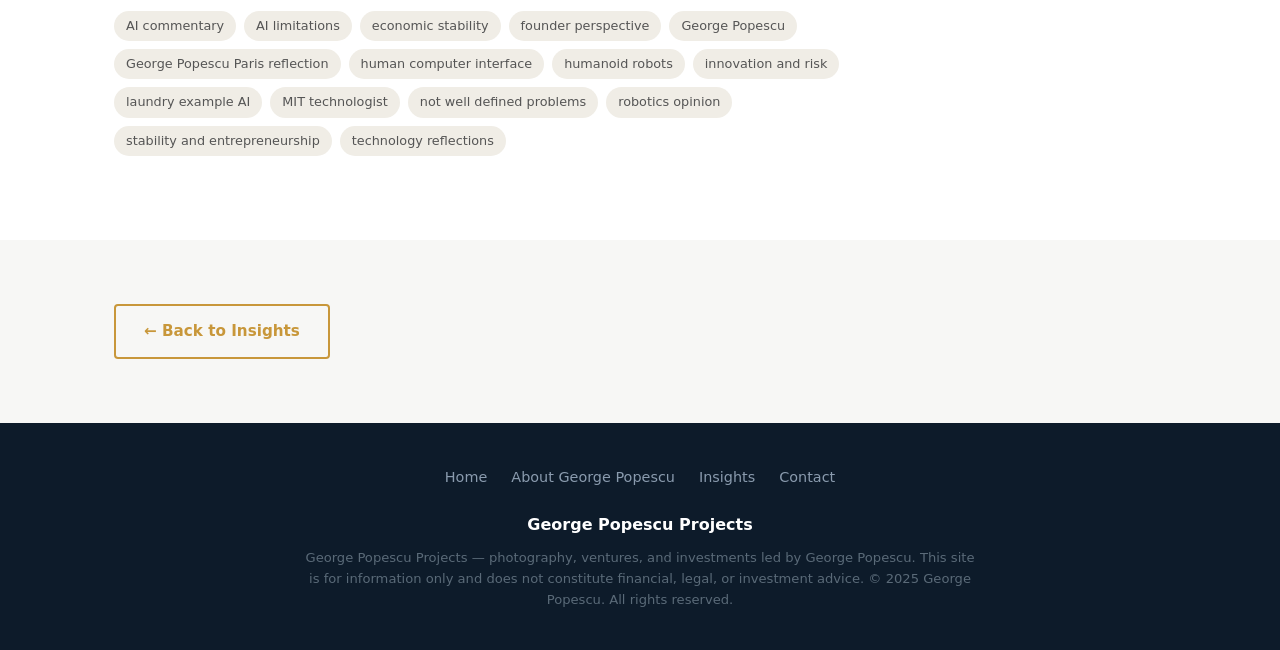
<file: paris-reflections.html>
<!DOCTYPE html>
<html lang="en">
<head>
  <meta charset="UTF-8">
  <meta name="viewport" content="width=device-width, initial-scale=1.0">
  <title>George Popescu's Paris Reflections: Technology, Stability &amp; What's Worth Building | George Popescu Projects</title>
  <meta name="description" content="George Popescu reflects on technology as a tool, two types of problems, robotics, stability enabling ambition, and a season of observation during a stay in Paris.">
  <meta name="robots" content="index, follow">
  <meta property="og:title" content="George Popescu's Paris Reflections: Technology, Stability &amp; What's Worth Building | George Popescu Projects">
  <meta property="og:description" content="George Popescu reflects on technology as a tool, two types of problems, robotics, stability enabling ambition, and a season of observation during a stay in Paris.">
  <meta property="og:type" content="article">
  <meta property="og:url" content="https://georgepopescuprojects.com/george-popescus-paris-reflections-technology-stability-whats-worth-building/">
  <link rel="canonical" href="https://georgepopescuprojects.com/george-popescus-paris-reflections-technology-stability-whats-worth-building/">
  <link rel="stylesheet" href="styles.css">
</head>
<body>

  <!-- ========== HEADER ========== -->
  <header class="site-header">
    <div class="container">
      <a href="index.html" class="site-logo">George Popescu Projects</a>
      <nav aria-label="Primary navigation">
        <ul class="site-nav">
          <li><a href="index.html">Home</a></li>
          <li><a href="about.html">About George Popescu</a></li>
          <li><a href="insights.html" class="active">Insights</a></li>
          <li><a href="contact.html">Contact</a></li>
        </ul>
      </nav>
    </div>
  </header>

  <!-- ========== ARTICLE HEADER ========== -->
  <section class="article-header">
    <div class="container">
      <span class="article-category-badge">George Popescu AI</span>
      <h1>George Popescu's Paris Reflections: Technology, Stability &amp; What's Worth Building</h1>
      <div class="article-meta-bar">
        <span>Dec 1, 2025</span>
        <span>By George Popescu</span>
        <span>Category: George Popescu AI</span>
      </div>
    </div>
  </section>

  <!-- ========== ARTICLE BODY ========== -->
  <section class="article-body">
    <div class="container">
      <div class="article-content">

        <p>During a recent stay in Paris, George Popescu — entrepreneur, photographer, and MIT-trained engineer — recorded a long, unscripted reflection about technology, creativity, stability, and the conditions under which founders decide to build. This article summarizes those ideas in one place.</p>

        <p>It is a cleaned-up, third-person narrative that stays close to what he said, without turning it into a prediction or manifesto.</p>

        <h2>Technology as a Tool, Not a Religion</h2>

        <p>Popescu is enthusiastic about technology, but skeptical of hype cycles. To him, tools matter because they help people do things — not because they promise to replace human judgment or creativity.</p>

        <p>He sees current AI systems as powerful interfaces that make it easier to interact with machines. They are fast, useful, and transformative for productivity — but they are not independent minds.</p>

        <blockquote>
          <p>"AI can fetch the ball. It does not invent a new game."</p>
        </blockquote>

        <p>For Popescu, the most interesting questions are not about replacing humans, but about where technology removes friction and unlocks creativity, expression, or new business models.</p>

        <h2>Two Types of Problems</h2>

        <p>He splits the world into two categories:</p>

        <ol>
          <li><strong>Well-defined problems</strong> — Clear rules, repeatable tasks, predictable inputs. Software and automation excel here.</li>
          <li><strong>Not-well-defined problems</strong> — Messy environments, changing conditions, irregular inputs. These are still difficult for machines.</li>
        </ol>

        <p>Much of modern life — entrepreneurship, investing, photography, travel — sits in the second category. The variables change constantly. Success requires judgment, taste, and adaptability.</p>

        <h2>Where Physical Systems Matter</h2>

        <p>Popescu remains interested in robotics, computer vision, and systems that combine perception with physical action. Not because they will "take over," but because real-world environments are full of irregular, evolving tasks.</p>

        <p>He thinks there is room for meaningful progress where:</p>

        <ul>
          <li>environments are dynamic, not scripted</li>
          <li>objects vary in shape, texture, and state</li>
          <li>human-machine interaction improves workflows</li>
        </ul>

        <p>This is less about humanoid robots "replacing" people and more about extending capability in practical, grounded ways.</p>

        <h2>Stability Enables Ambition</h2>

        <p>One of the most surprising themes in the Paris reflection was not about technology — it was about stability.</p>

        <p>Throughout history, countries with predictable rules, contracts, and institutions created environments where people were willing to build for the long term.</p>

        <p>Uncertainty — whether political, regulatory, or economic — usually reduces entrepreneurship, because significant projects require:</p>

        <ul>
          <li>years of focus</li>
          <li>capital at risk</li>
          <li>confidence that rules won't shift overnight</li>
        </ul>

        <p>For Popescu, long-term prosperity follows stability, not the other way around.</p>

        <h2>A Season of Observation</h2>

        <p>In the Paris video, Popescu says that he is in a period of rest, observation, and photography rather than launching new large-scale companies.</p>

        <p>He is watching technology evolve, looking at where markets are mispriced by hype or fear, and thinking about what to build next — without rushing to force it.</p>

        <blockquote>
          <p>"There are seasons for building, and seasons for preparing. Right now I am preparing."</p>
        </blockquote>

        <p>Paris is the backdrop for that pause — a quiet place to reflect on both technology and the conditions that support ambitious work.</p>

        <h2>About This Site</h2>

        <p>George Popescu Projects collects highlights from Popescu's work in:</p>

        <ul>
          <li>entrepreneurship and company building</li>
          <li>photography and visual storytelling</li>
          <li>technology, trading systems, and interfaces</li>
          <li>travel, observation, and cultural perspectives</li>
        </ul>

        <p>It is not a product, service, or financial advisory site. It is simply a home for ideas, projects, and ongoing work, organized for clarity and continuity.</p>

        <!-- Tags -->
        <div class="article-tags">
          <h4>Tags</h4>
          <ul class="tag-list">
            <li><span class="tag-item">AI commentary</span></li>
            <li><span class="tag-item">AI limitations</span></li>
            <li><span class="tag-item">economic stability</span></li>
            <li><span class="tag-item">founder perspective</span></li>
            <li><span class="tag-item">George Popescu</span></li>
            <li><span class="tag-item">George Popescu Paris reflection</span></li>
            <li><span class="tag-item">human computer interface</span></li>
            <li><span class="tag-item">humanoid robots</span></li>
            <li><span class="tag-item">innovation and risk</span></li>
            <li><span class="tag-item">laundry example AI</span></li>
            <li><span class="tag-item">MIT technologist</span></li>
            <li><span class="tag-item">not well defined problems</span></li>
            <li><span class="tag-item">robotics opinion</span></li>
            <li><span class="tag-item">stability and entrepreneurship</span></li>
            <li><span class="tag-item">technology reflections</span></li>
          </ul>
        </div>

      </div>
    </div>
  </section>

  <!-- ========== BACK TO INSIGHTS ========== -->
  <section class="section section-gray">
    <div class="container">
      <a href="insights.html" class="btn btn-outline">&larr; Back to Insights</a>
    </div>
  </section>

  <!-- ========== FOOTER ========== -->
  <footer class="site-footer">
    <div class="container">
      <ul class="footer-nav">
        <li><a href="index.html">Home</a></li>
        <li><a href="about.html">About George Popescu</a></li>
        <li><a href="insights.html">Insights</a></li>
        <li><a href="contact.html">Contact</a></li>
      </ul>
      <p class="footer-branding">George Popescu Projects</p>
      <p class="footer-copy">George Popescu Projects — photography, ventures, and investments led by George Popescu. This site is for information only and does not constitute financial, legal, or investment advice. &copy; 2025 George Popescu. All rights reserved.</p>
    </div>
  </footer>

</body>
</html>
</file>
<file: styles.css>
/* ============================================================
   George Popescu Projects — styles.css
   ============================================================ */

/* --- Reset & Base ----------------------------------------- */
*, *::before, *::after {
  box-sizing: border-box;
  margin: 0;
  padding: 0;
}

html {
  scroll-behavior: smooth;
}

body {
  font-family: 'Segoe UI', system-ui, -apple-system, sans-serif;
  font-size: 1rem;
  line-height: 1.75;
  color: #222222;
  background-color: #f7f7f5;
}

img {
  max-width: 100%;
  display: block;
}

a {
  color: #c8973a;
  text-decoration: none;
}

a:hover {
  text-decoration: underline;
}

/* --- Container -------------------------------------------- */
.container {
  max-width: 1100px;
  margin: 0 auto;
  padding: 0 24px;
}

/* --- Typography ------------------------------------------- */
h1 {
  font-size: 2.6rem;
  font-weight: 700;
  line-height: 1.2;
}

h2 {
  font-size: 2rem;
  font-weight: 600;
  line-height: 1.3;
}

h3 {
  font-size: 1.4rem;
  font-weight: 600;
  line-height: 1.4;
}

h4 {
  font-size: 1.1rem;
  font-weight: 600;
  line-height: 1.4;
}

p {
  margin-bottom: 1.25rem;
}

p:last-child {
  margin-bottom: 0;
}

ul, ol {
  padding-left: 1.5rem;
  margin-bottom: 1.25rem;
}

li {
  margin-bottom: 0.4rem;
}

blockquote {
  border-left: 4px solid #c8973a;
  padding: 1rem 1.5rem;
  margin: 1.5rem 0;
  background: #faf8f4;
  border-radius: 0 4px 4px 0;
  font-style: italic;
  color: #444;
}

blockquote p {
  margin: 0;
}

/* --- Header & Navigation ---------------------------------- */
.site-header {
  position: sticky;
  top: 0;
  z-index: 1000;
  background-color: #0d1b2a;
  box-shadow: 0 2px 8px rgba(0, 0, 0, 0.3);
}

.site-header .container {
  display: flex;
  align-items: center;
  justify-content: space-between;
  padding-top: 16px;
  padding-bottom: 16px;
}

.site-logo {
  font-size: 1.2rem;
  font-weight: 700;
  color: #ffffff;
  text-decoration: none;
  letter-spacing: 0.01em;
  flex-shrink: 0;
}

.site-logo:hover {
  color: #c8973a;
  text-decoration: none;
}

.site-nav {
  display: flex;
  align-items: center;
  gap: 28px;
  list-style: none;
  padding: 0;
  margin: 0;
}

.site-nav li {
  margin: 0;
}

.site-nav a {
  color: #d4d8dd;
  font-size: 0.92rem;
  font-weight: 500;
  text-decoration: none;
  transition: color 0.2s ease;
  white-space: nowrap;
}

.site-nav a:hover,
.site-nav a.active {
  color: #c8973a;
  text-decoration: none;
}

/* --- Hero Section ----------------------------------------- */
.hero {
  background-color: #0d1b2a;
  color: #ffffff;
  padding: 80px 0;
}

.hero h1 {
  color: #ffffff;
  margin-bottom: 1.25rem;
}

.hero p {
  font-size: 1.15rem;
  color: #b0b8c1;
  max-width: 720px;
  margin-bottom: 2rem;
}

.hero .cta-group {
  display: flex;
  gap: 16px;
  flex-wrap: wrap;
  margin-top: 0.5rem;
}

/* --- Buttons ---------------------------------------------- */
.btn {
  display: inline-block;
  background-color: #c8973a;
  color: #ffffff;
  border-radius: 4px;
  padding: 12px 28px;
  font-weight: 600;
  font-size: 0.95rem;
  text-decoration: none;
  border: 2px solid #c8973a;
  transition: background-color 0.2s ease, color 0.2s ease;
  cursor: pointer;
}

.btn:hover {
  background-color: #b5832e;
  border-color: #b5832e;
  color: #ffffff;
  text-decoration: none;
}

.btn-outline {
  background-color: transparent;
  color: #c8973a;
  border: 2px solid #c8973a;
}

.btn-outline:hover {
  background-color: #c8973a;
  color: #ffffff;
}

/* --- Sections --------------------------------------------- */
.section {
  padding: 64px 0;
}

.section-white {
  background-color: #ffffff;
}

.section-gray {
  background-color: #f7f7f5;
}

.section-dark {
  background-color: #0d1b2a;
  color: #ffffff;
}

.section-dark h2,
.section-dark h3,
.section-dark h4 {
  color: #ffffff;
}

.section-dark p {
  color: #b0b8c1;
}

.section-title {
  margin-bottom: 0.5rem;
}

.section-subtitle {
  color: #666666;
  font-size: 1.05rem;
  margin-bottom: 2.5rem;
  max-width: 680px;
}

/* --- Cards ------------------------------------------------ */
.card {
  background-color: #ffffff;
  border-radius: 8px;
  box-shadow: 0 2px 12px rgba(0, 0, 0, 0.08);
  padding: 32px;
}

.card h3 {
  margin-bottom: 0.75rem;
  color: #0d1b2a;
}

.card p {
  color: #555555;
  margin-bottom: 0;
}

/* --- Grid Layouts ----------------------------------------- */
.grid-2 {
  display: grid;
  grid-template-columns: repeat(2, 1fr);
  gap: 28px;
}

.grid-3 {
  display: grid;
  grid-template-columns: repeat(3, 1fr);
  gap: 28px;
}

.grid-4 {
  display: grid;
  grid-template-columns: repeat(4, 1fr);
  gap: 24px;
}

/* --- Category Cards (Home page) --------------------------- */
.category-cards {
  display: grid;
  grid-template-columns: repeat(4, 1fr);
  gap: 24px;
  margin-top: 2rem;
}

.category-card {
  background-color: #ffffff;
  border-radius: 8px;
  box-shadow: 0 2px 12px rgba(0, 0, 0, 0.08);
  padding: 32px;
}

.category-card h3 {
  color: #0d1b2a;
  margin-bottom: 0.75rem;
  font-size: 1.15rem;
}

.category-card p {
  color: #555555;
  font-size: 0.95rem;
  margin: 0;
}

/* --- Highlight / Checklist items -------------------------- */
.checklist {
  list-style: none;
  padding: 0;
  margin-bottom: 1.5rem;
}

.checklist li {
  padding-left: 0;
  margin-bottom: 0.5rem;
  color: #333;
}

.checklist li::before {
  content: "✓ ";
  color: #c8973a;
  font-weight: 700;
}

/* --- Quote Cards (Career Highlights) ---------------------- */
.quote-card {
  background-color: #ffffff;
  border-radius: 8px;
  box-shadow: 0 2px 12px rgba(0, 0, 0, 0.08);
  padding: 32px;
  border-top: 4px solid #c8973a;
}

.quote-card blockquote {
  background: transparent;
  border: none;
  padding: 0;
  margin: 0 0 1rem 0;
  font-size: 1rem;
  color: #333;
}

.quote-card .quote-source {
  font-size: 0.85rem;
  font-weight: 600;
  color: #c8973a;
  text-transform: uppercase;
  letter-spacing: 0.05em;
  margin: 0;
}

/* --- Article / Insight Cards ------------------------------ */
.article-card {
  background-color: #ffffff;
  border-radius: 8px;
  box-shadow: 0 2px 12px rgba(0, 0, 0, 0.08);
  padding: 32px;
  transition: box-shadow 0.2s ease;
}

.article-card:hover {
  box-shadow: 0 4px 24px rgba(0, 0, 0, 0.13);
}

.article-card .article-meta {
  font-size: 0.85rem;
  color: #666666;
  margin-bottom: 0.75rem;
}

.article-card .article-meta span {
  margin-right: 16px;
}

.article-card h3 {
  margin-bottom: 0.75rem;
  color: #0d1b2a;
}

.article-card h3 a {
  color: #0d1b2a;
  text-decoration: none;
}

.article-card h3 a:hover {
  color: #c8973a;
  text-decoration: none;
}

.article-card p {
  color: #555555;
  margin-bottom: 1.25rem;
}

.article-card .read-more {
  font-weight: 600;
  color: #c8973a;
  font-size: 0.9rem;
}

.article-card .read-more:hover {
  text-decoration: underline;
}

/* --- Article Page ----------------------------------------- */
.article-header {
  background-color: #0d1b2a;
  color: #ffffff;
  padding: 64px 0 48px;
}

.article-header h1 {
  color: #ffffff;
  margin-bottom: 1rem;
}

.article-meta-bar {
  display: flex;
  gap: 20px;
  flex-wrap: wrap;
  font-size: 0.88rem;
  color: #8a9bae;
  margin-top: 1rem;
}

.article-meta-bar span {
  display: flex;
  align-items: center;
  gap: 5px;
}

.article-category-badge {
  display: inline-block;
  background-color: #c8973a;
  color: #ffffff;
  font-size: 0.75rem;
  font-weight: 600;
  padding: 3px 10px;
  border-radius: 3px;
  text-transform: uppercase;
  letter-spacing: 0.05em;
}

.article-body {
  background-color: #ffffff;
  padding: 64px 0;
}

.article-content {
  max-width: 760px;
}

.article-content h2 {
  margin-top: 2.5rem;
  margin-bottom: 1rem;
  color: #0d1b2a;
}

.article-content h3 {
  margin-top: 2rem;
  margin-bottom: 0.75rem;
  color: #0d1b2a;
}

.article-content h4 {
  margin-top: 1.5rem;
  margin-bottom: 0.5rem;
  color: #0d1b2a;
}

.article-content ol,
.article-content ul {
  margin-bottom: 1.25rem;
  color: #333;
}

.article-content li {
  margin-bottom: 0.5rem;
}

.article-tags {
  margin-top: 2.5rem;
  padding-top: 1.5rem;
  border-top: 1px solid #e8e8e4;
}

.article-tags h4 {
  font-size: 0.85rem;
  text-transform: uppercase;
  letter-spacing: 0.08em;
  color: #666;
  margin-bottom: 0.75rem;
}

.tag-list {
  display: flex;
  flex-wrap: wrap;
  gap: 8px;
  list-style: none;
  padding: 0;
  margin: 0;
}

.tag-list li {
  margin: 0;
}

.tag-list a,
.tag-item {
  display: inline-block;
  background-color: #f0ede6;
  color: #555;
  font-size: 0.8rem;
  padding: 4px 12px;
  border-radius: 20px;
  text-decoration: none;
  transition: background-color 0.2s ease, color 0.2s ease;
}

.tag-list a:hover,
.tag-item:hover {
  background-color: #c8973a;
  color: #ffffff;
  text-decoration: none;
}

/* --- About Page ------------------------------------------- */
.about-section {
  padding: 64px 0;
}

.about-content h2 {
  margin-top: 0;
  margin-bottom: 1rem;
  color: #0d1b2a;
}

.about-content h3 {
  margin-top: 2rem;
  margin-bottom: 0.75rem;
  color: #0d1b2a;
}

.about-content h4 {
  margin-top: 1.5rem;
  margin-bottom: 0.5rem;
  color: #0d1b2a;
}

.credentials-grid {
  display: grid;
  grid-template-columns: repeat(2, 1fr);
  gap: 28px;
  margin-top: 1.5rem;
}

.credential-card {
  background-color: #ffffff;
  border-radius: 8px;
  box-shadow: 0 2px 12px rgba(0, 0, 0, 0.08);
  padding: 28px 32px;
  border-left: 4px solid #c8973a;
}

.credential-card h4 {
  color: #0d1b2a;
  margin-top: 0;
  margin-bottom: 0.75rem;
}

.credential-card p,
.credential-card ul {
  color: #555;
  font-size: 0.95rem;
  margin: 0;
}

.credential-card ul {
  padding-left: 1.2rem;
}

.philosophy-grid {
  display: grid;
  grid-template-columns: repeat(2, 1fr);
  gap: 24px;
  margin-top: 1.5rem;
}

.philosophy-card {
  background-color: #ffffff;
  border-radius: 8px;
  box-shadow: 0 2px 12px rgba(0, 0, 0, 0.08);
  padding: 28px 32px;
}

.philosophy-card h4 {
  color: #c8973a;
  margin-top: 0;
  margin-bottom: 0.5rem;
}

.philosophy-card p {
  color: #555;
  margin: 0;
  font-size: 0.95rem;
}

/* --- Contact Page ----------------------------------------- */
.contact-intro {
  max-width: 680px;
}

.contact-form-wrapper {
  max-width: 680px;
  margin-top: 2rem;
}

.form-group {
  margin-bottom: 1.5rem;
}

.form-group label {
  display: block;
  font-weight: 600;
  font-size: 0.92rem;
  color: #333;
  margin-bottom: 0.4rem;
}

.form-group input,
.form-group textarea {
  width: 100%;
  padding: 11px 14px;
  border: 1px solid #d0d0cc;
  border-radius: 4px;
  font-family: inherit;
  font-size: 1rem;
  color: #222;
  background-color: #fff;
  transition: border-color 0.2s ease, box-shadow 0.2s ease;
}

.form-group input:focus,
.form-group textarea:focus {
  outline: none;
  border-color: #c8973a;
  box-shadow: 0 0 0 3px rgba(200, 151, 58, 0.15);
}

.form-group textarea {
  min-height: 160px;
  resize: vertical;
}

.form-required {
  color: #c8973a;
}

/* --- Footer ----------------------------------------------- */
.site-footer {
  background-color: #0d1b2a;
  padding: 40px 0;
  text-align: center;
}

.footer-nav {
  list-style: none;
  padding: 0;
  margin: 0 0 20px 0;
  display: flex;
  justify-content: center;
  flex-wrap: wrap;
  gap: 8px 24px;
}

.footer-nav li {
  margin: 0;
}

.footer-nav a {
  color: #8a9bae;
  font-size: 0.9rem;
  text-decoration: none;
  transition: color 0.2s ease;
}

.footer-nav a:hover {
  color: #c8973a;
  text-decoration: none;
}

.footer-branding {
  font-size: 1rem;
  font-weight: 700;
  color: #ffffff;
  margin-bottom: 8px;
}

.footer-copy {
  font-size: 0.82rem;
  color: #5a6a78;
  max-width: 680px;
  margin: 0 auto;
  line-height: 1.6;
}

/* --- Divider ---------------------------------------------- */
.divider {
  border: none;
  border-top: 1px solid #e8e8e4;
  margin: 2rem 0;
}

.section-dark .divider {
  border-top-color: rgba(255, 255, 255, 0.1);
}

/* --- Highlights strip ------------------------------------- */
.highlight-strip {
  background-color: #0d1b2a;
  color: #ffffff;
  padding: 64px 0;
}

.highlight-strip h2 {
  color: #ffffff;
  margin-bottom: 0.5rem;
}

.highlight-strip .section-subtitle {
  color: #8a9bae;
}

/* --- Accent label ----------------------------------------- */
.label-accent {
  display: inline-block;
  font-size: 0.78rem;
  font-weight: 700;
  text-transform: uppercase;
  letter-spacing: 0.1em;
  color: #c8973a;
  margin-bottom: 0.75rem;
}

/* --- Insights Page: featured article ---------------------- */
.featured-article {
  background-color: #0d1b2a;
  color: #ffffff;
  border-radius: 8px;
  padding: 40px;
  margin-bottom: 2rem;
}

.featured-article .label-accent {
  color: #c8973a;
}

.featured-article h2 {
  color: #ffffff;
  margin-bottom: 1rem;
}

.featured-article h2 a {
  color: #ffffff;
  text-decoration: none;
}

.featured-article h2 a:hover {
  color: #c8973a;
  text-decoration: none;
}

.featured-article p {
  color: #b0b8c1;
  margin-bottom: 1.5rem;
}

.featured-article .article-meta {
  color: #8a9bae;
  font-size: 0.88rem;
  margin-bottom: 1rem;
}

.featured-article .article-meta span {
  margin-right: 16px;
}

/* --- Responsive ------------------------------------------- */
@media (max-width: 768px) {
  h1 {
    font-size: 2rem;
  }

  h2 {
    font-size: 1.6rem;
  }

  h3 {
    font-size: 1.25rem;
  }

  .site-header .container {
    flex-direction: column;
    align-items: flex-start;
    gap: 12px;
  }

  .site-nav {
    flex-direction: column;
    gap: 8px;
    align-items: flex-start;
  }

  .hero {
    padding: 56px 0;
  }

  .section {
    padding: 48px 0;
  }

  .category-cards,
  .grid-2,
  .grid-3,
  .grid-4 {
    grid-template-columns: 1fr;
  }

  .credentials-grid,
  .philosophy-grid {
    grid-template-columns: 1fr;
  }

  .hero .cta-group {
    flex-direction: column;
  }

  .article-meta-bar {
    flex-direction: column;
    gap: 8px;
  }

  .footer-nav {
    flex-direction: column;
    gap: 10px;
    align-items: center;
  }

  .featured-article {
    padding: 28px 24px;
  }
}
</file>
